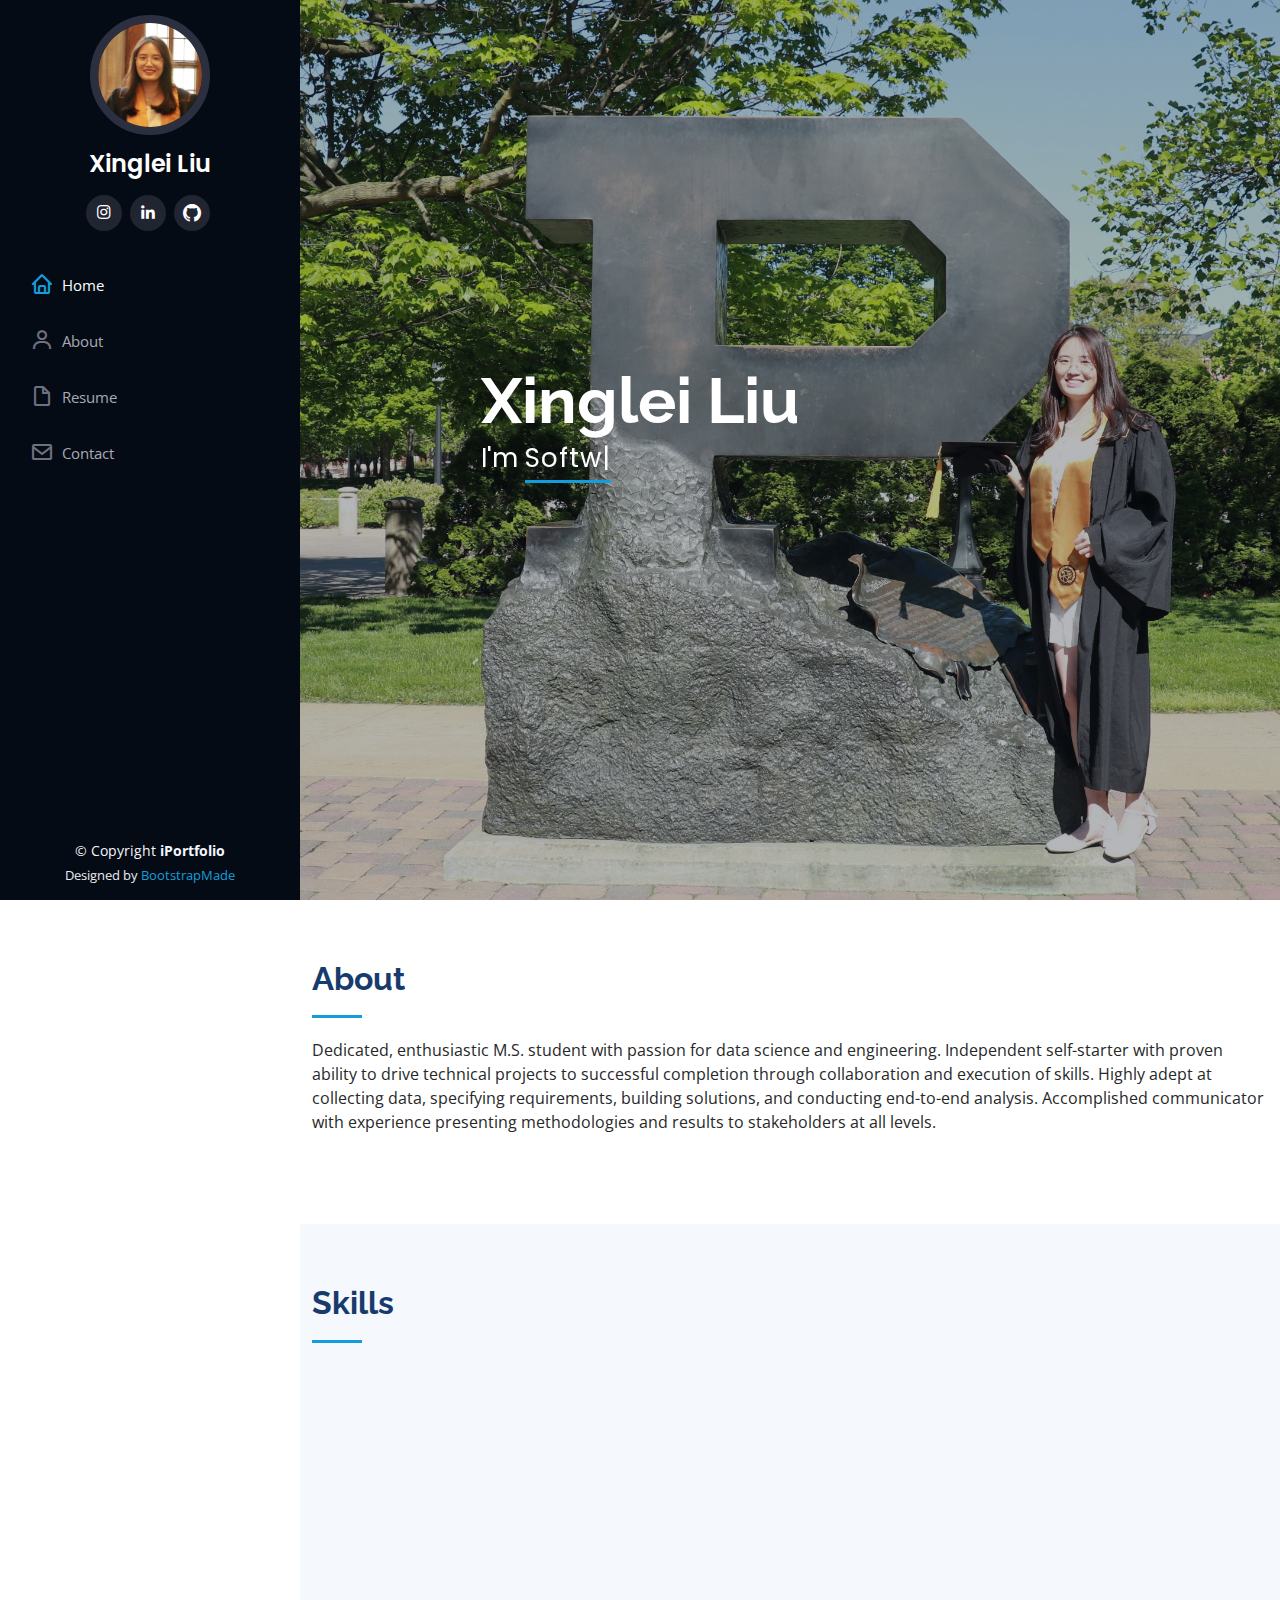
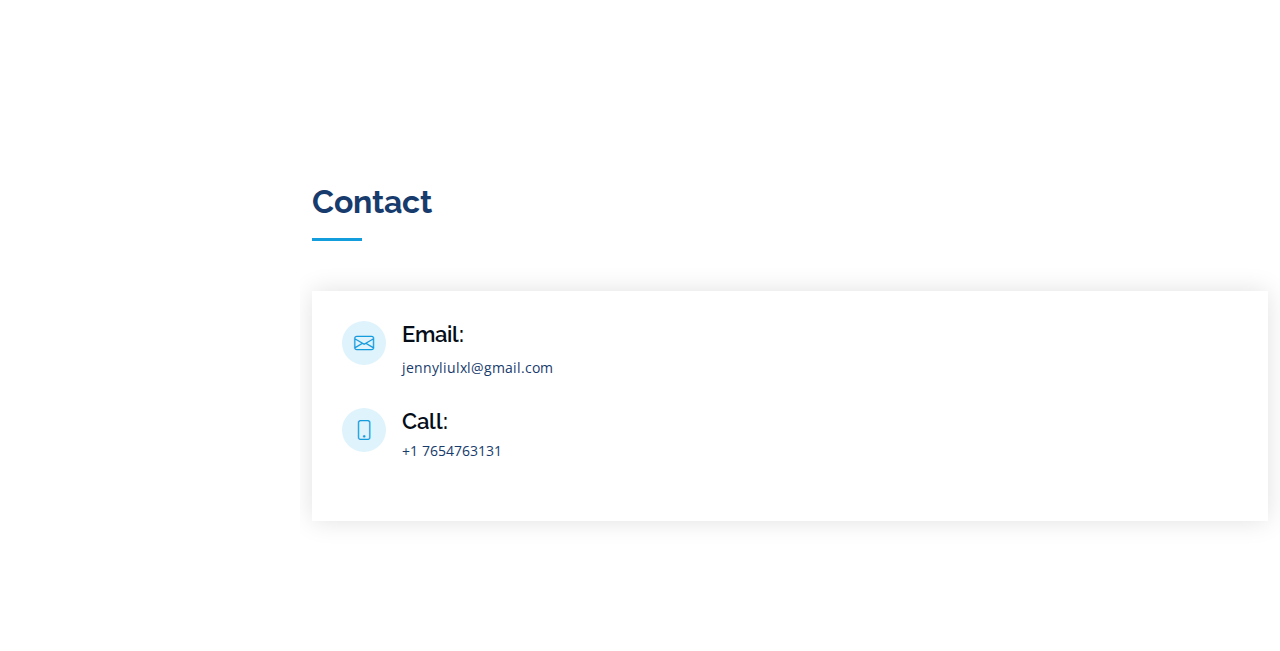
<file: index.html>
<!DOCTYPE html>
<html lang="en">

<head>
  <meta charset="utf-8">
  <meta content="width=device-width, initial-scale=1.0" name="viewport">

  <title>Xinglei Liu's Personal Website</title>
  <meta content="" name="description">
  <meta content="" name="keywords">

  <!-- Favicons -->
  <link href="assets/img/favicon.png" rel="icon">
  <link href="assets/img/apple-touch-icon.png" rel="apple-touch-icon">

  <!-- Google Fonts -->
  <link href="https://fonts.googleapis.com/css?family=Open+Sans:300,300i,400,400i,600,600i,700,700i|Raleway:300,300i,400,400i,500,500i,600,600i,700,700i|Poppins:300,300i,400,400i,500,500i,600,600i,700,700i" rel="stylesheet">

  <!-- Vendor CSS Files -->
  <link href="assets/vendor/aos/aos.css" rel="stylesheet">
  <link href="assets/vendor/bootstrap/css/bootstrap.min.css" rel="stylesheet">
  <link href="assets/vendor/bootstrap-icons/bootstrap-icons.css" rel="stylesheet">
  <link href="assets/vendor/boxicons/css/boxicons.min.css" rel="stylesheet">
  <link href="assets/vendor/glightbox/css/glightbox.min.css" rel="stylesheet">
  <link href="assets/vendor/swiper/swiper-bundle.min.css" rel="stylesheet">

  <!-- Template Main CSS File -->
  <link href="assets/css/style.css" rel="stylesheet">

  <!-- =======================================================
  * Template Name: iPortfolio - v3.9.0
  * Template URL: https://bootstrapmade.com/iportfolio-bootstrap-portfolio-websites-template/
  * Author: BootstrapMade.com
  * License: https://bootstrapmade.com/license/
  ======================================================== -->
</head>

<body>

  <!-- ======= Mobile nav toggle button ======= -->
  <i class="bi bi-list mobile-nav-toggle d-xl-none"></i>

  <!-- ======= Header ======= -->
  <header id="header">
    <div class="d-flex flex-column">

      <div class="profile">
        <img src="assets/img/profile.jpeg" alt="" class="img-fluid rounded-circle">
        <h1 class="text-light"><a href="index.html">Xinglei Liu</a></h1>
        <div class="social-links mt-3 text-center">
          <a href="https://www.instagram.com/jennyliulxl/" class="instagram"><i class="bx bxl-instagram"></i></a>
          <a href="https://www.linkedin.com/in/xinglei-liu-02008b205/" class="linkedin"><i class="bx bxl-linkedin"></i></a>
          <a href="https://github.com/xingleiliu" class="github"><i class="bx bi-github"></i></a>
        </div>
      </div>

      <nav id="navbar" class="nav-menu navbar">
        <ul>
          <li><a href="#hero" class="nav-link scrollto active"><i class="bx bx-home"></i> <span>Home</span></a></li>
          <li><a href="#about" class="nav-link scrollto"><i class="bx bx-user"></i> <span>About</span></a></li>
          <li><a href="#resume" class="nav-link scrollto"><i class="bx bx-file-blank"></i> <span>Resume</span></a></li>
          <!-- <li><a href="#portfolio" class="nav-link scrollto"><i class="bx bx-book-content"></i> <span>Portfolio</span></a></li> -->
          <!-- <li><a href="#services" class="nav-link scrollto"><i class="bx bx-server"></i> <span>Services</span></a></li> -->
          <li><a href="#contact" class="nav-link scrollto"><i class="bx bx-envelope"></i> <span>Contact</span></a></li>
        </ul>
      </nav><!-- .nav-menu -->
    </div>
  </header><!-- End Header -->

  <!-- ======= Hero Section ======= -->
  <section id="hero" class="d-flex flex-column justify-content-center align-items-center">
    <div class="hero-container" data-aos="fade-in">
      <h1>Xinglei Liu</h1>
      <p>I'm <span class="typed" data-typed-items="Software Engineer, Web Developer, Data Scientist"></span></p>
    </div>
  </section><!-- End Hero -->

  <main id="main">

    <!-- ======= About Section ======= -->
    <section id="about" class="about">
      <div class="container">

        <div class="section-title">
          <h2>About</h2>
          <p>Dedicated, enthusiastic M.S. student with passion for data science and engineering. Independent self-starter with proven ability to drive technical projects to successful completion through collaboration and execution of skills. Highly adept at collecting data, specifying requirements, building solutions, and conducting end-to-end analysis. Accomplished communicator with experience presenting methodologies and results to stakeholders at all levels.</p>
        </div>

        <!-- <div class="row">
          <div class="col-lg-4" data-aos="fade-right">
            <img src="assets/img/profile-img.jpg" class="img-fluid" alt="">
          </div>
          <div class="col-lg-8 pt-4 pt-lg-0 content" data-aos="fade-left">
            <h3>UI/UX Designer &amp; Web Developer.</h3>
            <p class="fst-italic">
              Lorem ipsum dolor sit amet, consectetur adipiscing elit, sed do eiusmod tempor incididunt ut labore et dolore
              magna aliqua.
            </p>
            <div class="row">
              <div class="col-lg-6">
                <ul>
                  <li><i class="bi bi-chevron-right"></i> <strong>Birthday:</strong> <span>1 May 1995</span></li>
                  <li><i class="bi bi-chevron-right"></i> <strong>Website:</strong> <span>www.example.com</span></li>
                  <li><i class="bi bi-chevron-right"></i> <strong>Phone:</strong> <span>+123 456 7890</span></li>
                  <li><i class="bi bi-chevron-right"></i> <strong>City:</strong> <span>New York, USA</span></li>
                </ul>
              </div>
              <div class="col-lg-6">
                <ul>
                  <li><i class="bi bi-chevron-right"></i> <strong>Age:</strong> <span>30</span></li>
                  <li><i class="bi bi-chevron-right"></i> <strong>Degree:</strong> <span>Master</span></li>
                  <li><i class="bi bi-chevron-right"></i> <strong>PhEmailone:</strong> <span>email@example.com</span></li>
                  <li><i class="bi bi-chevron-right"></i> <strong>Freelance:</strong> <span>Available</span></li>
                </ul>
              </div>
            </div>
            <p>
              Officiis eligendi itaque labore et dolorum mollitia officiis optio vero. Quisquam sunt adipisci omnis et ut. Nulla accusantium dolor incidunt officia tempore. Et eius omnis.
              Cupiditate ut dicta maxime officiis quidem quia. Sed et consectetur qui quia repellendus itaque neque. Aliquid amet quidem ut quaerat cupiditate. Ab et eum qui repellendus omnis culpa magni laudantium dolores.
            </p>
          </div>
        </div>

      </div> -->
    </section><!-- End About Section -->

    <!-- ======= Facts Section ======= -->
    <!-- <section id="facts" class="facts">
      <div class="container">

        <div class="section-title">
          <h2>Facts</h2>
          <p>Magnam dolores commodi suscipit. Necessitatibus eius consequatur ex aliquid fuga eum quidem. Sit sint consectetur velit. Quisquam quos quisquam cupiditate. Et nemo qui impedit suscipit alias ea. Quia fugiat sit in iste officiis commodi quidem hic quas.</p>
        </div>

        <div class="row no-gutters">

          <div class="col-lg-3 col-md-6 d-md-flex align-items-md-stretch" data-aos="fade-up">
            <div class="count-box">
              <i class="bi bi-emoji-smile"></i>
              <span data-purecounter-start="0" data-purecounter-end="232" data-purecounter-duration="1" class="purecounter"></span>
              <p><strong>Happy Clients</strong> consequuntur quae</p>
            </div>
          </div>

          <div class="col-lg-3 col-md-6 d-md-flex align-items-md-stretch" data-aos="fade-up" data-aos-delay="100">
            <div class="count-box">
              <i class="bi bi-journal-richtext"></i>
              <span data-purecounter-start="0" data-purecounter-end="521" data-purecounter-duration="1" class="purecounter"></span>
              <p><strong>Projects</strong> adipisci atque cum quia aut</p>
            </div>
          </div>

          <div class="col-lg-3 col-md-6 d-md-flex align-items-md-stretch" data-aos="fade-up" data-aos-delay="200">
            <div class="count-box">
              <i class="bi bi-headset"></i>
              <span data-purecounter-start="0" data-purecounter-end="1453" data-purecounter-duration="1" class="purecounter"></span>
              <p><strong>Hours Of Support</strong> aut commodi quaerat</p>
            </div>
          </div>

          <div class="col-lg-3 col-md-6 d-md-flex align-items-md-stretch" data-aos="fade-up" data-aos-delay="300">
            <div class="count-box">
              <i class="bi bi-people"></i>
              <span data-purecounter-start="0" data-purecounter-end="32" data-purecounter-duration="1" class="purecounter"></span>
              <p><strong>Hard Workers</strong> rerum asperiores dolor</p>
            </div>
          </div>

        </div>

      </div> -->
    </section><!-- End Facts Section -->

    <!-- ======= Skills Section ======= -->
    <section id="skills" class="skills section-bg">
      <div class="container">

        <div class="section-title">
          <h2>Skills</h2>
          <!-- <p>Magnam dolores commodi suscipit. Necessitatibus eius consequatur ex aliquid fuga eum quidem. Sit sint consectetur velit. Quisquam quos quisquam cupiditate. Et nemo qui impedit suscipit alias ea. Quia fugiat sit in iste officiis commodi quidem hic quas.</p> -->
        </div>

        <div class="row skills-content">

          <div class="col-lg-6" data-aos="fade-up">

            <div class="progress">
              <span class="skill">Python <i class="val">90%</i></span>
              <div class="progress-bar-wrap">
                <div class="progress-bar" role="progressbar" aria-valuenow="90" aria-valuemin="0" aria-valuemax="100"></div>
              </div>
            </div>

            <div class="progress">
              <span class="skill">SQL <i class="val">90%</i></span>
              <div class="progress-bar-wrap">
                <div class="progress-bar" role="progressbar" aria-valuenow="90" aria-valuemin="0" aria-valuemax="100"></div>
              </div>
            </div>

            <div class="progress">
              <span class="skill">HTML <i class="val">75%</i></span>
              <div class="progress-bar-wrap">
                <div class="progress-bar" role="progressbar" aria-valuenow="75" aria-valuemin="0" aria-valuemax="100"></div>
              </div>
            </div>

          </div>

          <div class="col-lg-6" data-aos="fade-up" data-aos-delay="100">

            <div class="progress">
              <span class="skill">Machine Learning <i class="val">80%</i></span>
              <div class="progress-bar-wrap">
                <div class="progress-bar" role="progressbar" aria-valuenow="80" aria-valuemin="0" aria-valuemax="100"></div>
              </div>
            </div>

            <div class="progress">
              <span class="skill">Spark <i class="val">75%</i></span>
              <div class="progress-bar-wrap">
                <div class="progress-bar" role="progressbar" aria-valuenow="75" aria-valuemin="0" aria-valuemax="100"></div>
              </div>
            </div>

            <div class="progress">
              <span class="skill">Java <i class="val">65%</i></span>
              <div class="progress-bar-wrap">
                <div class="progress-bar" role="progressbar" aria-valuenow="65" aria-valuemin="0" aria-valuemax="100"></div>
              </div>
            </div>

          </div>

        </div>

      </div>
    </section><!-- End Skills Section -->

    <!-- ======= Resume Section ======= -->
    <section id="resume" class="resume">
      <div class="container">

        <div class="section-title">
          <h2>Resume</h2>
          <!-- <p>Magnam dolores commodi suscipit. Necessitatibus eius consequatur ex aliquid fuga eum quidem. Sit sint consectetur velit. Quisquam quos quisquam cupiditate. Et nemo qui impedit suscipit alias ea. Quia fugiat sit in iste officiis commodi quidem hic quas.</p> -->
        </div>

        <div class="row">
          <div class="col-lg-6" data-aos="fade-up">
            <h3 class="resume-title">Professional Experience</h3>
            <div class="resume-item pb-0">
              <h4>Machine Learning Research Intern</h4>
              <h5>2023 - Present</h5>
              <p><em>Tenvos Inc., West Sacramento, CA</em></p>
              <p><em>Collected, processed, and analyzed audio data, performed feature engineering, and built machine learning models. </em></p>
              <ul>
                <li>Extracted and evaluated acoustic features from 15,000+ diverse audio files, conducted statistical tests, and visualized results, enhancing model interpretability and delivering insights to customers</li>
                <li>Built an automatic pipeline for audio data preprocessing, integrating transcription, speaker diarization, segmentation, and alignment, resulting in a 75% reduction in data processing time</li>
              </ul>
            </div>
            <div class="resume-item pb-0">
              <h4>Software Engineering Intern</h4>
              <h5>2019</h5>
              <p><em>Yiheng Information Co. Ltd., Shanghai, China</em></p>
              <p><em>Trained machine learning model and utilized Flask to create corresponding web API. Built regression model to predict stock prices of listed companies and designed algorithm to detect peaks and valleys. </em></p>
              <ul>
                <li>Enhanced search process by building machine learning model to generate abbreviations from company names</li>
                <li>Designed finance model to predict stock prices of listed companies and select promising stocks</li>
              </ul>
            </div>

            <h3 class="resume-title">Awards</h3>
            <div class="resume-item pb-0">
              <h4><a href="https://github.com/xingleiliu/Parking-Queen">ATHENAHACKS 2022 BEST HACK IN FINANCE</a></h4>
              <h5>2022</h5>
              <p><em>Created a web application that helps tourists and LA residents to park easier with rates and time filters at an input destination.</em></p>
              <ul>
                <li>Utilized real-time parking data and merged it with a fixed dataset of meter locations</li>
                <li>Developed a user-friendly interface with a search bar to input destinations and utilized the Google Map API to convert them to coordinates</li>
              </ul>
            </div>

            <h3 class="resume-title">Education</h3>
            <div class="resume-item">
              <h4>Master of Science &amp; Applied Data Science</h4>
              <h5>2021 - 2023</h5>
              <p><em>University of Southern California, Los Angeles, CA</em></p>
              <!-- <p>Qui deserunt veniam. Et sed aliquam labore tempore sed quisquam iusto autem sit. Ea vero voluptatum qui ut dignissimos deleniti nerada porti sand markend</p> -->
            </div>
            <div class="resume-item">
              <h4>Bachelor of Science &amp; Computer Science & Data Science</h4>
              <h5>2017 - 2021</h5>
              <p><em>Purdue University, West Lafayette, IN</em></p>
              <!-- <p>Quia nobis sequi est occaecati aut. Repudiandae et iusto quae reiciendis et quis Eius vel ratione eius unde vitae rerum voluptates asperiores voluptatem Earum molestiae consequatur neque etlon sader mart dila</p> -->
            </div>
          </div>
          <div class="col-lg-6" data-aos="fade-up" data-aos-delay="100">
            <h3 class="resume-title">Academic Projects</h3>
            <div class="resume-item">
              <h4><a href="https://colab.research.google.com/drive/1FU9qGryf-ARunnCWWrPMaw9nFATF46cK?usp=sharing">NAME ENTITY RECOGNITION PROJECT</a></h4>
              <h5>2023</h5>
              <p><em>Built a bidirectional LSTM model to recognize name entities with 90.8% F1 score.</em></p>
              <ul>
                <li>Designed and implemented bidirectional LSTM model structure to predict NER tags and wrote code for training and validation using PyTorch</li>
                <li>Achieved 20% improvement in model accuracy by optimizing hyperparameters, implementing cyclic learning rate scheduler, and using GloVe embeddings with boolean masks to handle case-insensitivity</li>
              </ul>
            </div>
            <div class="resume-item">
              <h4><a href="https://csci571-hw8-353523.wl.r.appspot.com/">ARTIST SEARCH WEB APPLICATION PROJECT</a></h4>
              <h5>2022</h5>
              <p><em>Created a full-stack web application that allows its users to search for artists and explore artists details, artworks, and artwork genres.</em></p>
              <ul>
                <li>Implemented backend using Node.js and Express framework</li>
                <li>Created responsive, mobile-first frontend using Angular, TypeScript, and Bootstrap</li>
              </ul>
            </div>
            <!-- <div class="resume-item">
              <h4><a href="https://github.com/xingleiliu/Parking-Queen">PARKING QUEEN | ATHENAHACKS 2022</a></h4>
              <h5>2022</h5>
              <p><em>Created a web application that helps tourists and LA residents to park easier with rates and time filters at an input destination.</em></p>
              <ul>
                <li>Utilized real-time parking data and merged it with a fixed dataset of meter locations</li>
                <li>Developed a user-friendly interface with a search bar to input destinations and utilized the Google Map API to convert them to coordinates</li>
              </ul>
            </div> -->
            <div class="resume-item">
              <h4><a href="https://github.com/xingleiliu/DSCI558-Project">JOB POSTING KNOWLEDGE GRAPH PROJECT</a></h4>
              <h5>2022</h5>
              <p><em>Built a job search web application to facilitate our job seeking process by building connections between jobs and companies and gather as much diverse information.</em></p>
              <ul>
                <li>Crawled 10,000+ pages from three different websites and improved crawling efficiency by multi-threading</li>
                <li>Implemented rule-based information extraction using spaCy to and deduplicated entities using rltk</li>
              </ul>
            </div>
            <!-- https://github.com/xingleiliu/DSCI558-Project -->
            <div class="resume-item">
              <h4><a href="https://drive.google.com/file/d/1wUwoygsn-aMsBs09oxdBcVO7Sga_WWkZ/view?usp=sharing">FARFETCH IMAGE CAPTIONING PROJECT</a></h4>
              <h5>2021</h5>
              <p><em>Purdue University, West Lafayette, IN</em></p>
              <p><em>Created ResNext machine learning model to generate labels with descriptions from fashion images, in partnership with client Farfetch. Interpreted data, evaluated models, and presented final model design and results.</em></p>
              <ul>
                <li>Preprocessed and transformed image data and loaded to machine learning model for training</li>
                <li>Identified two bugs and performed debugging steps in collaboration with team members</li>
                <li>Implemented regular batch submission and checkpoint saving steps to reduce model training time</li>
              </ul>
            </div>
          </div>
        </div>

      </div>
    </section><!-- End Resume Section -->

    <!-- ======= Portfolio Section ======= -->
    <!-- <section id="portfolio" class="portfolio section-bg">
      <div class="container">

        <div class="section-title">
          <h2>Portfolio</h2>
          <p>Magnam dolores commodi suscipit. Necessitatibus eius consequatur ex aliquid fuga eum quidem. Sit sint consectetur velit. Quisquam quos quisquam cupiditate. Et nemo qui impedit suscipit alias ea. Quia fugiat sit in iste officiis commodi quidem hic quas.</p>
        </div>

        <div class="row" data-aos="fade-up">
          <div class="col-lg-12 d-flex justify-content-center">
            <ul id="portfolio-flters">
              <li data-filter="*" class="filter-active">All</li>
              <li data-filter=".filter-app">App</li>
              <li data-filter=".filter-card">Card</li>
              <li data-filter=".filter-web">Web</li>
            </ul>
          </div>
        </div>

        <div class="row portfolio-container" data-aos="fade-up" data-aos-delay="100">

          <div class="col-lg-4 col-md-6 portfolio-item filter-app">
            <div class="portfolio-wrap">
              <img src="assets/img/portfolio/portfolio-1.jpg" class="img-fluid" alt="">
              <div class="portfolio-links">
                <a href="assets/img/portfolio/portfolio-1.jpg" data-gallery="portfolioGallery" class="portfolio-lightbox" title="App 1"><i class="bx bx-plus"></i></a>
                <a href="portfolio-details.html" title="More Details"><i class="bx bx-link"></i></a>
              </div>
            </div>
          </div>

          <div class="col-lg-4 col-md-6 portfolio-item filter-web">
            <div class="portfolio-wrap">
              <img src="assets/img/portfolio/portfolio-2.jpg" class="img-fluid" alt="">
              <div class="portfolio-links">
                <a href="assets/img/portfolio/portfolio-2.jpg" data-gallery="portfolioGallery" class="portfolio-lightbox" title="Web 3"><i class="bx bx-plus"></i></a>
                <a href="portfolio-details.html" title="More Details"><i class="bx bx-link"></i></a>
              </div>
            </div>
          </div>

          <div class="col-lg-4 col-md-6 portfolio-item filter-app">
            <div class="portfolio-wrap">
              <img src="assets/img/portfolio/portfolio-3.jpg" class="img-fluid" alt="">
              <div class="portfolio-links">
                <a href="assets/img/portfolio/portfolio-3.jpg" data-gallery="portfolioGallery" class="portfolio-lightbox" title="App 2"><i class="bx bx-plus"></i></a>
                <a href="portfolio-details.html" title="More Details"><i class="bx bx-link"></i></a>
              </div>
            </div>
          </div>

          <div class="col-lg-4 col-md-6 portfolio-item filter-card">
            <div class="portfolio-wrap">
              <img src="assets/img/portfolio/portfolio-4.jpg" class="img-fluid" alt="">
              <div class="portfolio-links">
                <a href="assets/img/portfolio/portfolio-4.jpg" data-gallery="portfolioGallery" class="portfolio-lightbox" title="Card 2"><i class="bx bx-plus"></i></a>
                <a href="portfolio-details.html" title="More Details"><i class="bx bx-link"></i></a>
              </div>
            </div>
          </div>

          <div class="col-lg-4 col-md-6 portfolio-item filter-web">
            <div class="portfolio-wrap">
              <img src="assets/img/portfolio/portfolio-5.jpg" class="img-fluid" alt="">
              <div class="portfolio-links">
                <a href="assets/img/portfolio/portfolio-5.jpg" data-gallery="portfolioGallery" class="portfolio-lightbox" title="Web 2"><i class="bx bx-plus"></i></a>
                <a href="portfolio-details.html" title="More Details"><i class="bx bx-link"></i></a>
              </div>
            </div>
          </div>

          <div class="col-lg-4 col-md-6 portfolio-item filter-app">
            <div class="portfolio-wrap">
              <img src="assets/img/portfolio/portfolio-6.jpg" class="img-fluid" alt="">
              <div class="portfolio-links">
                <a href="assets/img/portfolio/portfolio-6.jpg" data-gallery="portfolioGallery" class="portfolio-lightbox" title="App 3"><i class="bx bx-plus"></i></a>
                <a href="portfolio-details.html" title="More Details"><i class="bx bx-link"></i></a>
              </div>
            </div>
          </div>

          <div class="col-lg-4 col-md-6 portfolio-item filter-card">
            <div class="portfolio-wrap">
              <img src="assets/img/portfolio/portfolio-7.jpg" class="img-fluid" alt="">
              <div class="portfolio-links">
                <a href="assets/img/portfolio/portfolio-7.jpg" data-gallery="portfolioGallery" class="portfolio-lightbox" title="Card 1"><i class="bx bx-plus"></i></a>
                <a href="portfolio-details.html" title="More Details"><i class="bx bx-link"></i></a>
              </div>
            </div>
          </div>

          <div class="col-lg-4 col-md-6 portfolio-item filter-card">
            <div class="portfolio-wrap">
              <img src="assets/img/portfolio/portfolio-8.jpg" class="img-fluid" alt="">
              <div class="portfolio-links">
                <a href="assets/img/portfolio/portfolio-8.jpg" data-gallery="portfolioGallery" class="portfolio-lightbox" title="Card 3"><i class="bx bx-plus"></i></a>
                <a href="portfolio-details.html" title="More Details"><i class="bx bx-link"></i></a>
              </div>
            </div>
          </div>

          <div class="col-lg-4 col-md-6 portfolio-item filter-web">
            <div class="portfolio-wrap">
              <img src="assets/img/portfolio/portfolio-9.jpg" class="img-fluid" alt="">
              <div class="portfolio-links">
                <a href="assets/img/portfolio/portfolio-9.jpg" data-gallery="portfolioGallery" class="portfolio-lightbox" title="Web 3"><i class="bx bx-plus"></i></a>
                <a href="portfolio-details.html" title="More Details"><i class="bx bx-link"></i></a>
              </div>
            </div>
          </div>

        </div>

      </div> -->
    <!-- </section>End Portfolio Section -->

    <!-- ======= Services Section ======= -->
    <!-- <section id="services" class="services"> -->
      <!-- <div class="container">

        <div class="section-title">
          <h2>Services</h2>
          <p>Magnam dolores commodi suscipit. Necessitatibus eius consequatur ex aliquid fuga eum quidem. Sit sint consectetur velit. Quisquam quos quisquam cupiditate. Et nemo qui impedit suscipit alias ea. Quia fugiat sit in iste officiis commodi quidem hic quas.</p>
        </div>

        <div class="row">
          <div class="col-lg-4 col-md-6 icon-box" data-aos="fade-up">
            <div class="icon"><i class="bi bi-briefcase"></i></div>
            <h4 class="title"><a href="">Lorem Ipsum</a></h4>
            <p class="description">Voluptatum deleniti atque corrupti quos dolores et quas molestias excepturi sint occaecati cupiditate non provident</p>
          </div>
          <div class="col-lg-4 col-md-6 icon-box" data-aos="fade-up" data-aos-delay="100">
            <div class="icon"><i class="bi bi-card-checklist"></i></div>
            <h4 class="title"><a href="">Dolor Sitema</a></h4>
            <p class="description">Minim veniam, quis nostrud exercitation ullamco laboris nisi ut aliquip ex ea commodo consequat tarad limino ata</p>
          </div>
          <div class="col-lg-4 col-md-6 icon-box" data-aos="fade-up" data-aos-delay="200">
            <div class="icon"><i class="bi bi-bar-chart"></i></div>
            <h4 class="title"><a href="">Sed ut perspiciatis</a></h4>
            <p class="description">Duis aute irure dolor in reprehenderit in voluptate velit esse cillum dolore eu fugiat nulla pariatur</p>
          </div>
          <div class="col-lg-4 col-md-6 icon-box" data-aos="fade-up" data-aos-delay="300">
            <div class="icon"><i class="bi bi-binoculars"></i></div>
            <h4 class="title"><a href="">Magni Dolores</a></h4>
            <p class="description">Excepteur sint occaecat cupidatat non proident, sunt in culpa qui officia deserunt mollit anim id est laborum</p>
          </div>
          <div class="col-lg-4 col-md-6 icon-box" data-aos="fade-up" data-aos-delay="400">
            <div class="icon"><i class="bi bi-brightness-high"></i></div>
            <h4 class="title"><a href="">Nemo Enim</a></h4>
            <p class="description">At vero eos et accusamus et iusto odio dignissimos ducimus qui blanditiis praesentium voluptatum deleniti atque</p>
          </div>
          <div class="col-lg-4 col-md-6 icon-box" data-aos="fade-up" data-aos-delay="500">
            <div class="icon"><i class="bi bi-calendar4-week"></i></div>
            <h4 class="title"><a href="">Eiusmod Tempor</a></h4>
            <p class="description">Et harum quidem rerum facilis est et expedita distinctio. Nam libero tempore, cum soluta nobis est eligendi</p>
          </div>
        </div>

      </div> -->
    <!-- </section>End Services Section -->

    <!-- ======= Testimonials Section ======= -->
    <!-- <section id="testimonials" class="testimonials section-bg"> -->
      <!-- <div class="container">

        <div class="section-title">
          <h2>Testimonials</h2>
          <p>Magnam dolores commodi suscipit. Necessitatibus eius consequatur ex aliquid fuga eum quidem. Sit sint consectetur velit. Quisquam quos quisquam cupiditate. Et nemo qui impedit suscipit alias ea. Quia fugiat sit in iste officiis commodi quidem hic quas.</p>
        </div>

        <div class="testimonials-slider swiper" data-aos="fade-up" data-aos-delay="100">
          <div class="swiper-wrapper">

            <div class="swiper-slide">
              <div class="testimonial-item" data-aos="fade-up">
                <p>
                  <i class="bx bxs-quote-alt-left quote-icon-left"></i>
                  Proin iaculis purus consequat sem cure digni ssim donec porttitora entum suscipit rhoncus. Accusantium quam, ultricies eget id, aliquam eget nibh et. Maecen aliquam, risus at semper.
                  <i class="bx bxs-quote-alt-right quote-icon-right"></i>
                </p>
                <img src="assets/img/testimonials/testimonials-1.jpg" class="testimonial-img" alt="">
                <h3>Saul Goodman</h3>
                <h4>Ceo &amp; Founder</h4>
              </div>
            </div>

            <div class="swiper-slide">
              <div class="testimonial-item" data-aos="fade-up" data-aos-delay="100">
                <p>
                  <i class="bx bxs-quote-alt-left quote-icon-left"></i>
                  Export tempor illum tamen malis malis eram quae irure esse labore quem cillum quid cillum eram malis quorum velit fore eram velit sunt aliqua noster fugiat irure amet legam anim culpa.
                  <i class="bx bxs-quote-alt-right quote-icon-right"></i>
                </p>
                <img src="assets/img/testimonials/testimonials-2.jpg" class="testimonial-img" alt="">
                <h3>Sara Wilsson</h3>
                <h4>Designer</h4>
              </div>
            </div>

            <div class="swiper-slide">
              <div class="testimonial-item" data-aos="fade-up" data-aos-delay="200">
                <p>
                  <i class="bx bxs-quote-alt-left quote-icon-left"></i>
                  Enim nisi quem export duis labore cillum quae magna enim sint quorum nulla quem veniam duis minim tempor labore quem eram duis noster aute amet eram fore quis sint minim.
                  <i class="bx bxs-quote-alt-right quote-icon-right"></i>
                </p>
                <img src="assets/img/testimonials/testimonials-3.jpg" class="testimonial-img" alt="">
                <h3>Jena Karlis</h3>
                <h4>Store Owner</h4>
              </div>
            </div>

            <div class="swiper-slide">
              <div class="testimonial-item" data-aos="fade-up" data-aos-delay="300">
                <p>
                  <i class="bx bxs-quote-alt-left quote-icon-left"></i>
                  Fugiat enim eram quae cillum dolore dolor amet nulla culpa multos export minim fugiat minim velit minim dolor enim duis veniam ipsum anim magna sunt elit fore quem dolore labore illum veniam.
                  <i class="bx bxs-quote-alt-right quote-icon-right"></i>
                </p>
                <img src="assets/img/testimonials/testimonials-4.jpg" class="testimonial-img" alt="">
                <h3>Matt Brandon</h3>
                <h4>Freelancer</h4>
              </div>
            </div>

            <div class="swiper-slide">
              <div class="testimonial-item" data-aos="fade-up" data-aos-delay="400">
                <p>
                  <i class="bx bxs-quote-alt-left quote-icon-left"></i>
                  Quis quorum aliqua sint quem legam fore sunt eram irure aliqua veniam tempor noster veniam enim culpa labore duis sunt culpa nulla illum cillum fugiat legam esse veniam culpa fore nisi cillum quid.
                  <i class="bx bxs-quote-alt-right quote-icon-right"></i>
                </p>
                <img src="assets/img/testimonials/testimonials-5.jpg" class="testimonial-img" alt="">
                <h3>John Larson</h3>
                <h4>Entrepreneur</h4>
              </div>
            </div>

          </div>
          <div class="swiper-pagination"></div>
        </div>

      </div> -->
    <!-- </section>End Testimonials Section -->

    <!-- ======= Contact Section ======= -->
    <section id="contact" class="contact">
      <div class="container">

        <div class="section-title">
          <h2>Contact</h2>
          <!-- <p>Magnam dolores commodi suscipit. Necessitatibus eius consequatur ex aliquid fuga eum quidem. Sit sint consectetur velit. Quisquam quos quisquam cupiditate. Et nemo qui impedit suscipit alias ea. Quia fugiat sit in iste officiis commodi quidem hic quas.</p> -->
        </div>
        <div class="d-flex align-items-stretch">
          <div class="info">
            <!-- <div class="address">
              <i class="bi bi-geo-alt"></i>
              <h4>Location:</h4>
              <p>A108 Adam Street, New York, NY 535022</p>
            </div> -->

            <div class="email">
              <i class="bi bi-envelope"></i>
              <h4>Email:</h4>
              <p>jennyliulxl@gmail.com</p>
            </div>

            <div class="phone">
              <i class="bi bi-phone"></i>
              <h4>Call:</h4>
              <p>+1 7654763131</p>
            </div>
          </div>
        </div>


        <!-- <div class="row" data-aos="fade-in">

          <div class="col-lg-5 d-flex align-items-stretch">
            <div class="info">
              <div class="address">
                <i class="bi bi-geo-alt"></i>
                <h4>Location:</h4>
                <p>A108 Adam Street, New York, NY 535022</p>
              </div>

              <div class="email">
                <i class="bi bi-envelope"></i>
                <h4>Email:</h4>
                <p>xingleil@usc.edu</p>
              </div>

              <div class="phone">
                <i class="bi bi-phone"></i>
                <h4>Call:</h4>
                <p>+1 7654763131</p>
              </div>

              <iframe src="https://www.google.com/maps/embed?pb=!1m14!1m8!1m3!1d12097.433213460943!2d-74.0062269!3d40.7101282!3m2!1i1024!2i768!4f13.1!3m3!1m2!1s0x0%3A0xb89d1fe6bc499443!2sDowntown+Conference+Center!5e0!3m2!1smk!2sbg!4v1539943755621" frameborder="0" style="border:0; width: 100%; height: 290px;" allowfullscreen></iframe>
            </div>

          </div> -->

          <!-- <div class="col-lg-7 mt-5 mt-lg-0 d-flex align-items-stretch">
            <form action="forms/contact.php" method="post" role="form" class="php-email-form">
              <div class="row">
                <div class="form-group col-md-6">
                  <label for="name">Your Name</label>
                  <input type="text" name="name" class="form-control" id="name" required>
                </div>
                <div class="form-group col-md-6">
                  <label for="name">Your Email</label>
                  <input type="email" class="form-control" name="email" id="email" required>
                </div>
              </div>
              <div class="form-group">
                <label for="name">Subject</label>
                <input type="text" class="form-control" name="subject" id="subject" required>
              </div>
              <div class="form-group">
                <label for="name">Message</label>
                <textarea class="form-control" name="message" rows="10" required></textarea>
              </div>
              <div class="my-3">
                <div class="loading">Loading</div>
                <div class="error-message"></div>
                <div class="sent-message">Your message has been sent. Thank you!</div>
              </div>
              <div class="text-center"><button type="submit">Send Message</button></div>
            </form>
          </div>

        </div>

      </div> -->
    </section><!-- End Contact Section -->

  </main><!-- End #main -->

  <!-- ======= Footer ======= -->
  <footer id="footer">
    <div class="container">
      <div class="copyright">
        &copy; Copyright <strong><span>iPortfolio</span></strong>
      </div>
      <div class="credits">
        <!-- All the links in the footer should remain intact. -->
        <!-- You can delete the links only if you purchased the pro version. -->
        <!-- Licensing information: https://bootstrapmade.com/license/ -->
        <!-- Purchase the pro version with working PHP/AJAX contact form: https://bootstrapmade.com/iportfolio-bootstrap-portfolio-websites-template/ -->
        Designed by <a href="https://bootstrapmade.com/">BootstrapMade</a>
      </div>
    </div>
  </footer><!-- End  Footer -->

  <a href="#" class="back-to-top d-flex align-items-center justify-content-center"><i class="bi bi-arrow-up-short"></i></a>

  <!-- Vendor JS Files -->
  <script src="assets/vendor/purecounter/purecounter_vanilla.js"></script>
  <script src="assets/vendor/aos/aos.js"></script>
  <script src="assets/vendor/bootstrap/js/bootstrap.bundle.min.js"></script>
  <script src="assets/vendor/glightbox/js/glightbox.min.js"></script>
  <script src="assets/vendor/isotope-layout/isotope.pkgd.min.js"></script>
  <script src="assets/vendor/swiper/swiper-bundle.min.js"></script>
  <script src="assets/vendor/typed.js/typed.min.js"></script>
  <script src="assets/vendor/waypoints/noframework.waypoints.js"></script>
  <script src="assets/vendor/php-email-form/validate.js"></script>

  <!-- Template Main JS File -->
  <script src="assets/js/main.js"></script>

</body>

</html>
</file>
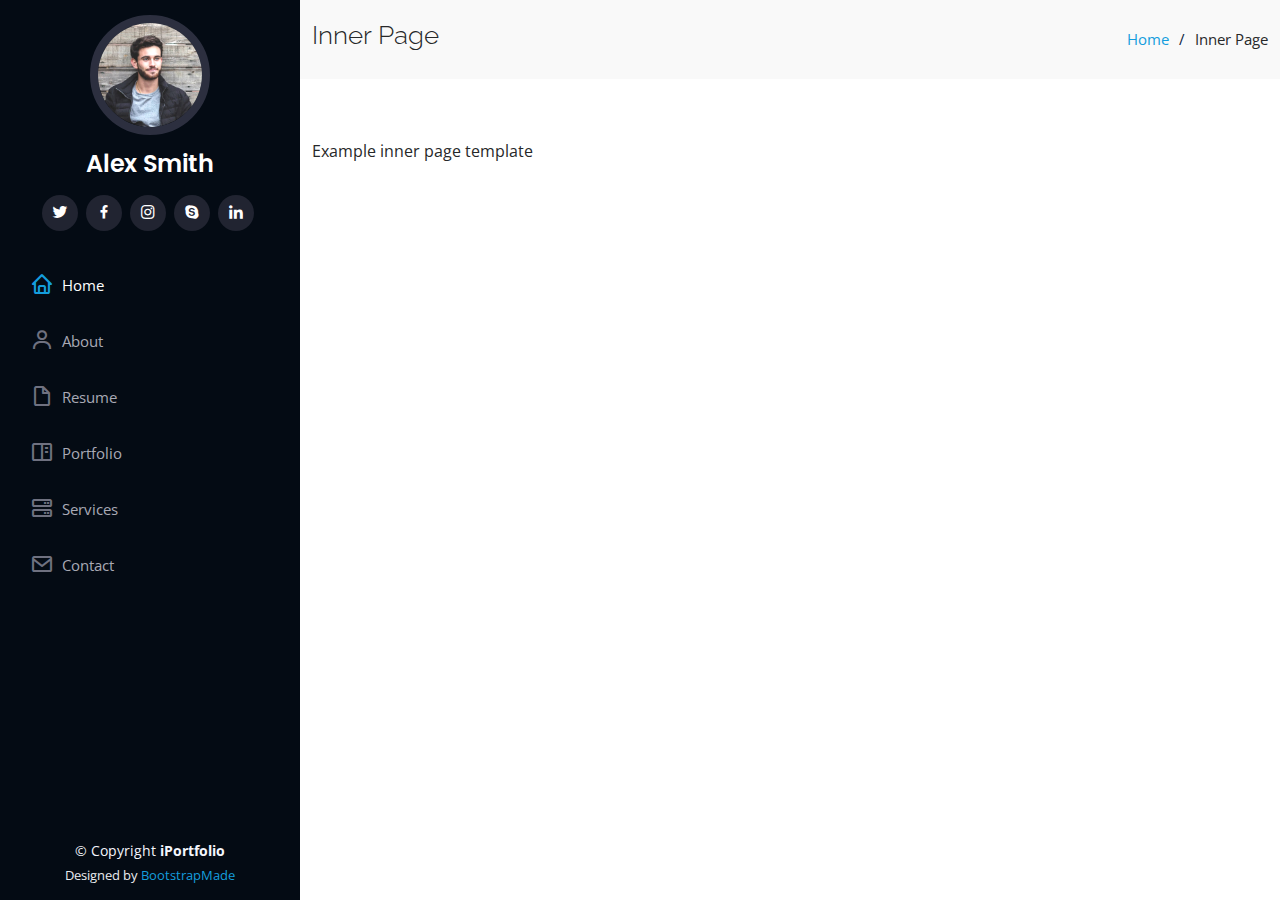
<file: inner-page.html>
<!DOCTYPE html>
<html lang="en">

<head>
  <meta charset="utf-8">
  <meta content="width=device-width, initial-scale=1.0" name="viewport">

  <title>Inner Page - iPortfolio Bootstrap Template</title>
  <meta content="" name="description">
  <meta content="" name="keywords">

  <!-- Favicons -->
  <link href="assets/img/favicon.png" rel="icon">
  <link href="assets/img/apple-touch-icon.png" rel="apple-touch-icon">

  <!-- Google Fonts -->
  <link href="https://fonts.googleapis.com/css?family=Open+Sans:300,300i,400,400i,600,600i,700,700i|Raleway:300,300i,400,400i,500,500i,600,600i,700,700i|Poppins:300,300i,400,400i,500,500i,600,600i,700,700i" rel="stylesheet">

  <!-- Vendor CSS Files -->
  <link href="assets/vendor/aos/aos.css" rel="stylesheet">
  <link href="assets/vendor/bootstrap/css/bootstrap.min.css" rel="stylesheet">
  <link href="assets/vendor/bootstrap-icons/bootstrap-icons.css" rel="stylesheet">
  <link href="assets/vendor/boxicons/css/boxicons.min.css" rel="stylesheet">
  <link href="assets/vendor/glightbox/css/glightbox.min.css" rel="stylesheet">
  <link href="assets/vendor/swiper/swiper-bundle.min.css" rel="stylesheet">

  <!-- Template Main CSS File -->
  <link href="assets/css/style.css" rel="stylesheet">

  <!-- =======================================================
  * Template Name: iPortfolio - v3.9.0
  * Template URL: https://bootstrapmade.com/iportfolio-bootstrap-portfolio-websites-template/
  * Author: BootstrapMade.com
  * License: https://bootstrapmade.com/license/
  ======================================================== -->
</head>

<body>

  <!-- ======= Mobile nav toggle button ======= -->
  <i class="bi bi-list mobile-nav-toggle d-xl-none"></i>

  <!-- ======= Header ======= -->
  <header id="header">
    <div class="d-flex flex-column">

      <div class="profile">
        <img src="assets/img/profile-img.jpg" alt="" class="img-fluid rounded-circle">
        <h1 class="text-light"><a href="index.html">Alex Smith</a></h1>
        <div class="social-links mt-3 text-center">
          <a href="#" class="twitter"><i class="bx bxl-twitter"></i></a>
          <a href="#" class="facebook"><i class="bx bxl-facebook"></i></a>
          <a href="#" class="instagram"><i class="bx bxl-instagram"></i></a>
          <a href="#" class="google-plus"><i class="bx bxl-skype"></i></a>
          <a href="#" class="linkedin"><i class="bx bxl-linkedin"></i></a>
        </div>
      </div>

      <nav id="navbar" class="nav-menu navbar">
        <ul>
          <li><a href="#hero" class="nav-link scrollto active"><i class="bx bx-home"></i> <span>Home</span></a></li>
          <li><a href="#about" class="nav-link scrollto"><i class="bx bx-user"></i> <span>About</span></a></li>
          <li><a href="#resume" class="nav-link scrollto"><i class="bx bx-file-blank"></i> <span>Resume</span></a></li>
          <li><a href="#portfolio" class="nav-link scrollto"><i class="bx bx-book-content"></i> <span>Portfolio</span></a></li>
          <li><a href="#services" class="nav-link scrollto"><i class="bx bx-server"></i> <span>Services</span></a></li>
          <li><a href="#contact" class="nav-link scrollto"><i class="bx bx-envelope"></i> <span>Contact</span></a></li>
        </ul>
      </nav><!-- .nav-menu -->
    </div>
  </header><!-- End Header -->

  <main id="main">

    <!-- ======= Breadcrumbs ======= -->
    <section class="breadcrumbs">
      <div class="container">

        <div class="d-flex justify-content-between align-items-center">
          <h2>Inner Page</h2>
          <ol>
            <li><a href="index.html">Home</a></li>
            <li>Inner Page</li>
          </ol>
        </div>

      </div>
    </section><!-- End Breadcrumbs -->

    <section class="inner-page">
      <div class="container">
        <p>
          Example inner page template
        </p>
      </div>
    </section>

  </main><!-- End #main -->

  <!-- ======= Footer ======= -->
  <footer id="footer">
    <div class="container">
      <div class="copyright">
        &copy; Copyright <strong><span>iPortfolio</span></strong>
      </div>
      <div class="credits">
        <!-- All the links in the footer should remain intact. -->
        <!-- You can delete the links only if you purchased the pro version. -->
        <!-- Licensing information: https://bootstrapmade.com/license/ -->
        <!-- Purchase the pro version with working PHP/AJAX contact form: https://bootstrapmade.com/iportfolio-bootstrap-portfolio-websites-template/ -->
        Designed by <a href="https://bootstrapmade.com/">BootstrapMade</a>
      </div>
    </div>
  </footer><!-- End  Footer -->

  <a href="#" class="back-to-top d-flex align-items-center justify-content-center"><i class="bi bi-arrow-up-short"></i></a>

  <!-- Vendor JS Files -->
  <script src="assets/vendor/purecounter/purecounter_vanilla.js"></script>
  <script src="assets/vendor/aos/aos.js"></script>
  <script src="assets/vendor/bootstrap/js/bootstrap.bundle.min.js"></script>
  <script src="assets/vendor/glightbox/js/glightbox.min.js"></script>
  <script src="assets/vendor/isotope-layout/isotope.pkgd.min.js"></script>
  <script src="assets/vendor/swiper/swiper-bundle.min.js"></script>
  <script src="assets/vendor/typed.js/typed.min.js"></script>
  <script src="assets/vendor/waypoints/noframework.waypoints.js"></script>
  <script src="assets/vendor/php-email-form/validate.js"></script>

  <!-- Template Main JS File -->
  <script src="assets/js/main.js"></script>

</body>

</html>
</file>
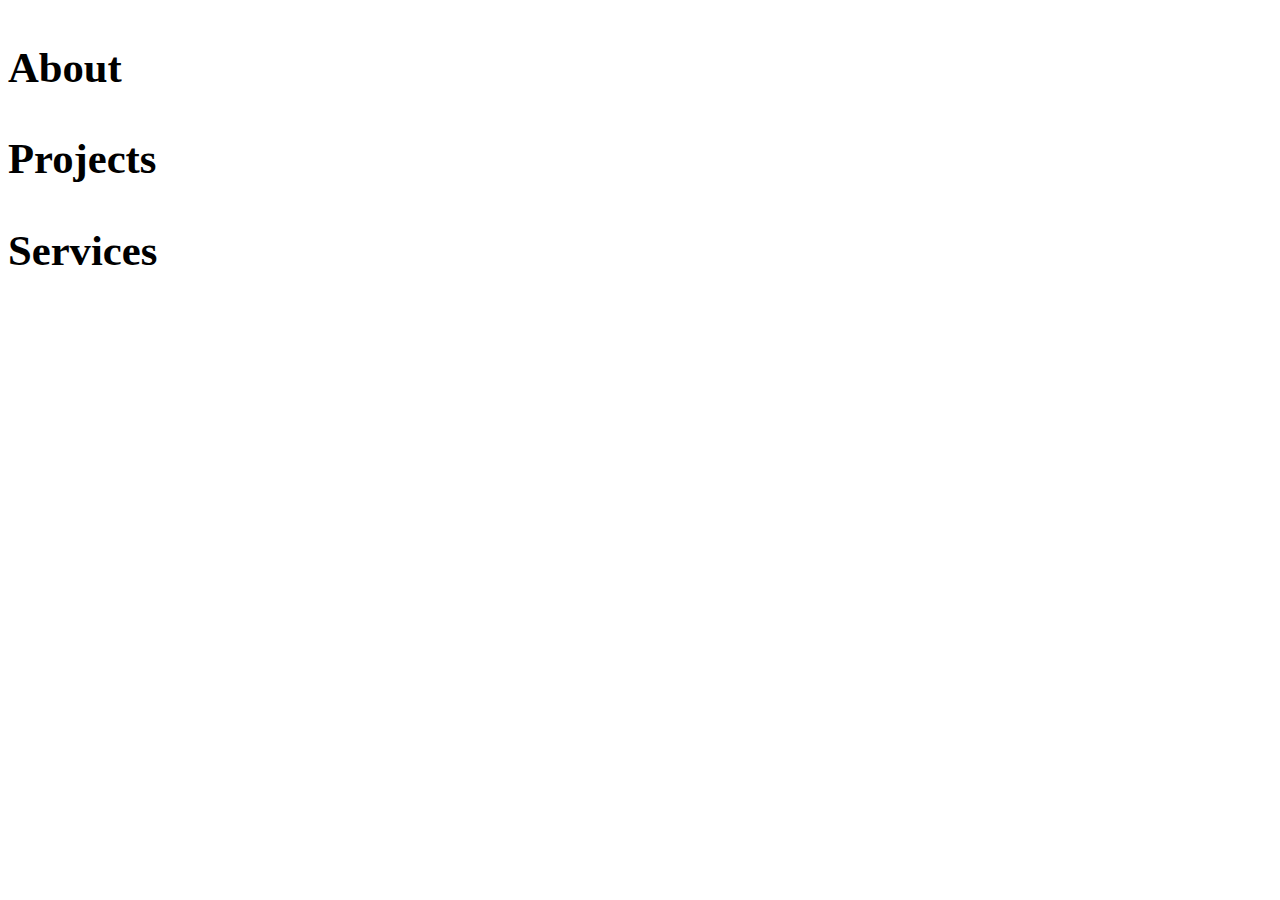
<file: page2.html>
<!DOCTYPE html>
<style>
    p {
        font-size: 32pt;
    }
</style>
<head>
    <p id="about"><b>About</b></p>
    <p id="projects"><b>Projects</b></p>
    <p id="services"><b>Services</b></p>
</head>
</file>
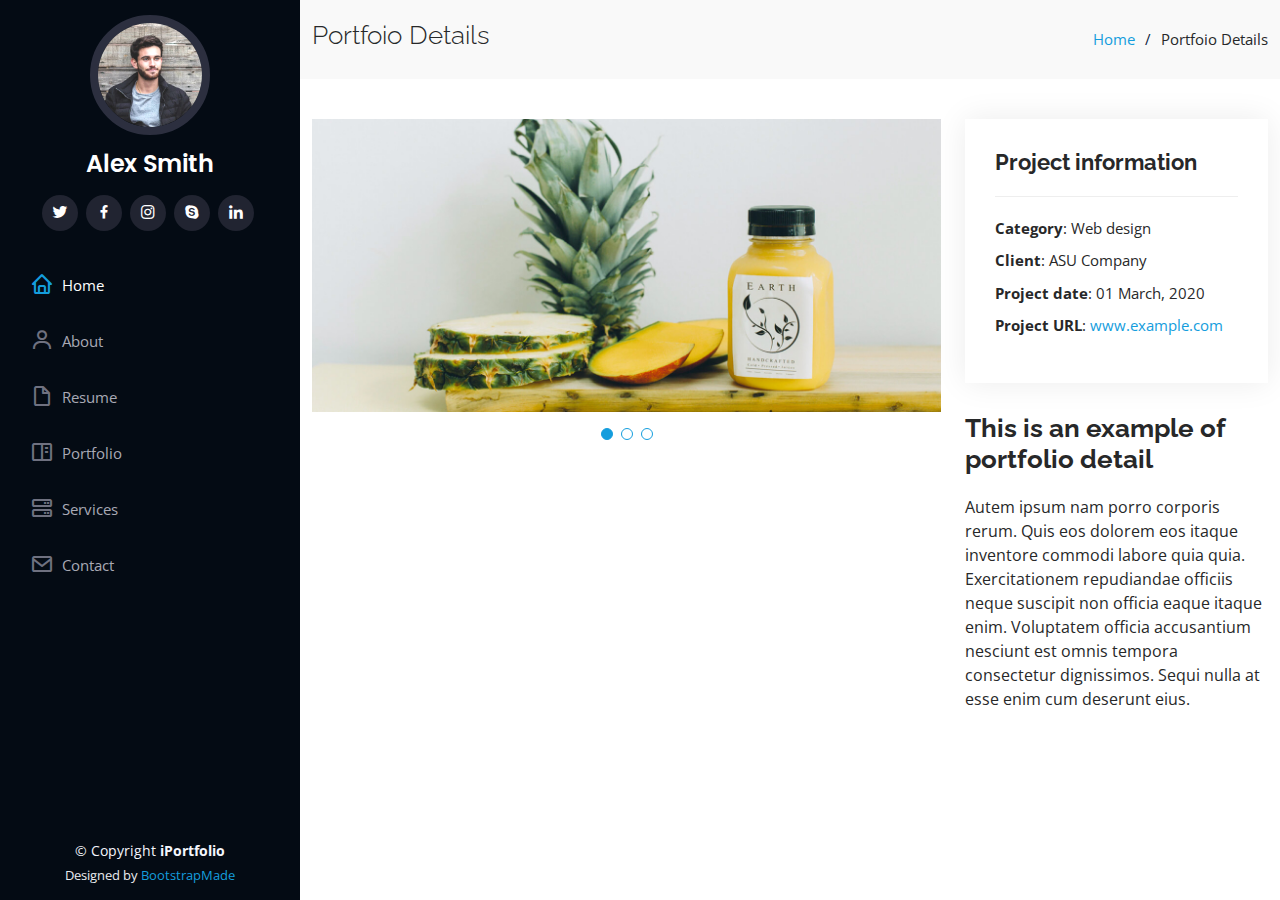
<file: portfolio-details.html>
<!DOCTYPE html>
<html lang="en">

<head>
  <meta charset="utf-8">
  <meta content="width=device-width, initial-scale=1.0" name="viewport">

  <title>Portfolio Details - iPortfolio Bootstrap Template</title>
  <meta content="" name="description">
  <meta content="" name="keywords">

  <!-- Favicons -->
  <link href="assets/img/favicon.png" rel="icon">
  <link href="assets/img/apple-touch-icon.png" rel="apple-touch-icon">

  <!-- Google Fonts -->
  <link href="https://fonts.googleapis.com/css?family=Open+Sans:300,300i,400,400i,600,600i,700,700i|Raleway:300,300i,400,400i,500,500i,600,600i,700,700i|Poppins:300,300i,400,400i,500,500i,600,600i,700,700i" rel="stylesheet">

  <!-- Vendor CSS Files -->
  <link href="assets/vendor/aos/aos.css" rel="stylesheet">
  <link href="assets/vendor/bootstrap/css/bootstrap.min.css" rel="stylesheet">
  <link href="assets/vendor/bootstrap-icons/bootstrap-icons.css" rel="stylesheet">
  <link href="assets/vendor/boxicons/css/boxicons.min.css" rel="stylesheet">
  <link href="assets/vendor/glightbox/css/glightbox.min.css" rel="stylesheet">
  <link href="assets/vendor/swiper/swiper-bundle.min.css" rel="stylesheet">

  <!-- Template Main CSS File -->
  <link href="assets/css/style.css" rel="stylesheet">

  <!-- =======================================================
  * Template Name: iPortfolio - v3.9.0
  * Template URL: https://bootstrapmade.com/iportfolio-bootstrap-portfolio-websites-template/
  * Author: BootstrapMade.com
  * License: https://bootstrapmade.com/license/
  ======================================================== -->
</head>

<body>

  <!-- ======= Mobile nav toggle button ======= -->
  <i class="bi bi-list mobile-nav-toggle d-xl-none"></i>

  <!-- ======= Header ======= -->
  <header id="header">
    <div class="d-flex flex-column">

      <div class="profile">
        <img src="assets/img/profile-img.jpg" alt="" class="img-fluid rounded-circle">
        <h1 class="text-light"><a href="index.html">Alex Smith</a></h1>
        <div class="social-links mt-3 text-center">
          <a href="#" class="twitter"><i class="bx bxl-twitter"></i></a>
          <a href="#" class="facebook"><i class="bx bxl-facebook"></i></a>
          <a href="#" class="instagram"><i class="bx bxl-instagram"></i></a>
          <a href="#" class="google-plus"><i class="bx bxl-skype"></i></a>
          <a href="#" class="linkedin"><i class="bx bxl-linkedin"></i></a>
        </div>
      </div>

      <nav id="navbar" class="nav-menu navbar">
        <ul>
          <li><a href="#hero" class="nav-link scrollto active"><i class="bx bx-home"></i> <span>Home</span></a></li>
          <li><a href="#about" class="nav-link scrollto"><i class="bx bx-user"></i> <span>About</span></a></li>
          <li><a href="#resume" class="nav-link scrollto"><i class="bx bx-file-blank"></i> <span>Resume</span></a></li>
          <li><a href="#portfolio" class="nav-link scrollto"><i class="bx bx-book-content"></i> <span>Portfolio</span></a></li>
          <li><a href="#services" class="nav-link scrollto"><i class="bx bx-server"></i> <span>Services</span></a></li>
          <li><a href="#contact" class="nav-link scrollto"><i class="bx bx-envelope"></i> <span>Contact</span></a></li>
        </ul>
      </nav><!-- .nav-menu -->
    </div>
  </header><!-- End Header -->

  <main id="main">

    <!-- ======= Breadcrumbs ======= -->
    <section id="breadcrumbs" class="breadcrumbs">
      <div class="container">

        <div class="d-flex justify-content-between align-items-center">
          <h2>Portfoio Details</h2>
          <ol>
            <li><a href="index.html">Home</a></li>
            <li>Portfoio Details</li>
          </ol>
        </div>

      </div>
    </section><!-- End Breadcrumbs -->

    <!-- ======= Portfolio Details Section ======= -->
    <section id="portfolio-details" class="portfolio-details">
      <div class="container">

        <div class="row gy-4">

          <div class="col-lg-8">
            <div class="portfolio-details-slider swiper">
              <div class="swiper-wrapper align-items-center">

                <div class="swiper-slide">
                  <img src="assets/img/portfolio/portfolio-details-1.jpg" alt="">
                </div>

                <div class="swiper-slide">
                  <img src="assets/img/portfolio/portfolio-details-2.jpg" alt="">
                </div>

                <div class="swiper-slide">
                  <img src="assets/img/portfolio/portfolio-details-3.jpg" alt="">
                </div>

              </div>
              <div class="swiper-pagination"></div>
            </div>
          </div>

          <div class="col-lg-4">
            <div class="portfolio-info">
              <h3>Project information</h3>
              <ul>
                <li><strong>Category</strong>: Web design</li>
                <li><strong>Client</strong>: ASU Company</li>
                <li><strong>Project date</strong>: 01 March, 2020</li>
                <li><strong>Project URL</strong>: <a href="#">www.example.com</a></li>
              </ul>
            </div>
            <div class="portfolio-description">
              <h2>This is an example of portfolio detail</h2>
              <p>
                Autem ipsum nam porro corporis rerum. Quis eos dolorem eos itaque inventore commodi labore quia quia. Exercitationem repudiandae officiis neque suscipit non officia eaque itaque enim. Voluptatem officia accusantium nesciunt est omnis tempora consectetur dignissimos. Sequi nulla at esse enim cum deserunt eius.
              </p>
            </div>
          </div>

        </div>

      </div>
    </section><!-- End Portfolio Details Section -->

  </main><!-- End #main -->

  <!-- ======= Footer ======= -->
  <footer id="footer">
    <div class="container">
      <div class="copyright">
        &copy; Copyright <strong><span>iPortfolio</span></strong>
      </div>
      <div class="credits">
        <!-- All the links in the footer should remain intact. -->
        <!-- You can delete the links only if you purchased the pro version. -->
        <!-- Licensing information: https://bootstrapmade.com/license/ -->
        <!-- Purchase the pro version with working PHP/AJAX contact form: https://bootstrapmade.com/iportfolio-bootstrap-portfolio-websites-template/ -->
        Designed by <a href="https://bootstrapmade.com/">BootstrapMade</a>
      </div>
    </div>
  </footer><!-- End  Footer -->

  <a href="#" class="back-to-top d-flex align-items-center justify-content-center"><i class="bi bi-arrow-up-short"></i></a>

  <!-- Vendor JS Files -->
  <script src="assets/vendor/purecounter/purecounter_vanilla.js"></script>
  <script src="assets/vendor/aos/aos.js"></script>
  <script src="assets/vendor/bootstrap/js/bootstrap.bundle.min.js"></script>
  <script src="assets/vendor/glightbox/js/glightbox.min.js"></script>
  <script src="assets/vendor/isotope-layout/isotope.pkgd.min.js"></script>
  <script src="assets/vendor/swiper/swiper-bundle.min.js"></script>
  <script src="assets/vendor/typed.js/typed.min.js"></script>
  <script src="assets/vendor/waypoints/noframework.waypoints.js"></script>
  <script src="assets/vendor/php-email-form/validate.js"></script>

  <!-- Template Main JS File -->
  <script src="assets/js/main.js"></script>

</body>

</html>
</file>
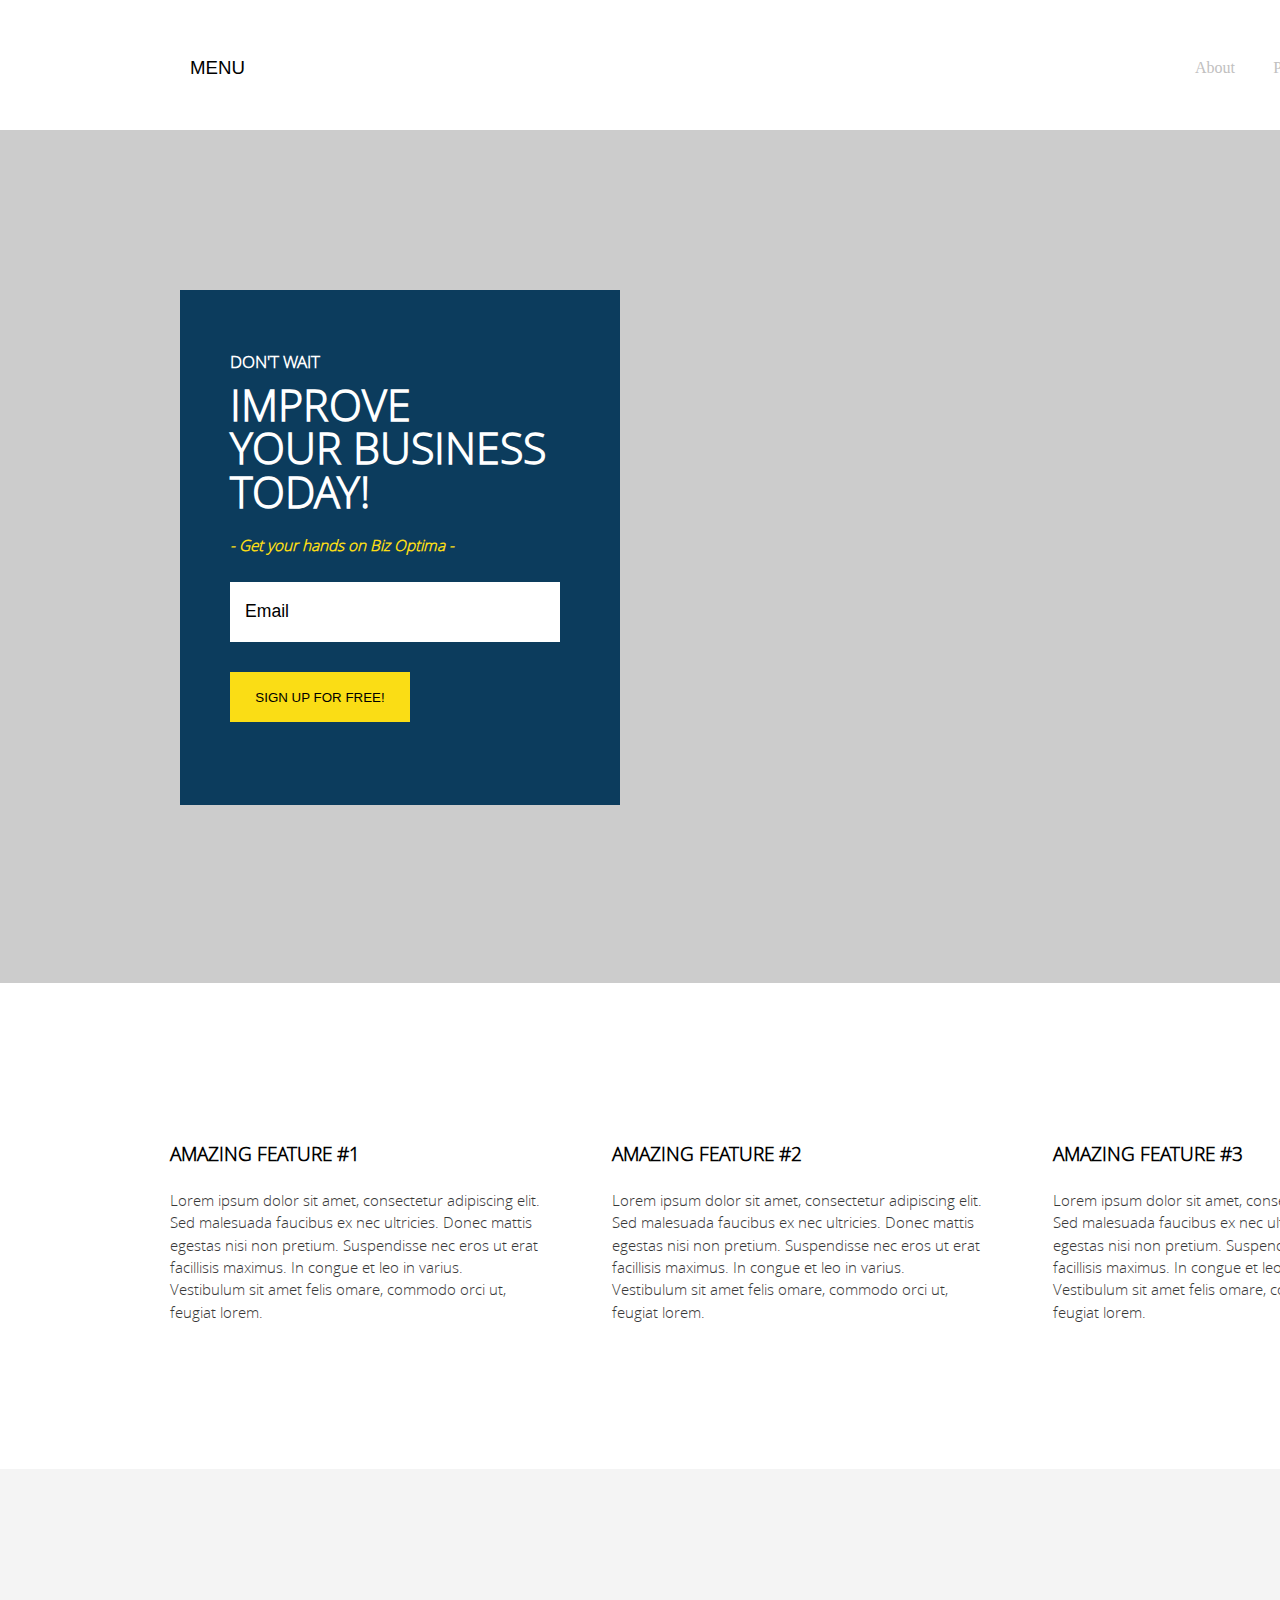
<file: webpage_imitation_exercise.html>
<!DOCTYPE html>
<html>
  <head>
    <link rel="stylesheet" href="stylesheet.css">
    <link rel="stylesheet" href="style.css">
  </head>
  <header>
    <nav role="navigation" aria-label="main menu">
      <div class="navbar">
        <ul class="nav-left">
          <li><span id="menu">MENU</span></li>
        </ul>
        <ul class="nav-right">
          <li><a href="page2.html" target="_blank">About</a></li>
          <li><a href="page2.html" target="_blank">Projects</a></li>
          <li><a href="page2.html" target="_blank">Services</a></li>
        </ul>
      </div>
    </nav>
  </header>
  <body>
    <div class="bg-img">
      <div class="empty"></div>
      <div class="box">
        <h1><span class="subtitle">DON'T WAIT</span><br> IMPROVE <br> YOUR BUSINESS TODAY!<br><span class="subtitle2">- Get your hands on Biz Optima -</span></h1>
        <input type="text" placeholder="Email">
        <button>SIGN UP FOR FREE!</button>
      </div>
    </div>
    <div class="blank"></div>
    <div>
    <dl class="features-container">
      <div class="features">
        <p><span>AMAZING FEATURE #1</span><br><br>Lorem ipsum dolor sit amet, consectetur adipiscing elit.  Sed malesuada faucibus ex  nec ultricies. Donec mattis egestas nisi non pretium. Suspendisse nec eros ut erat facillisis maximus. In congue et leo in varius. <br> Vestibulum sit amet felis omare, commodo orci ut, <br> feugiat lorem.</p>
      </div>
      <div class="features">
        <p><span>AMAZING FEATURE #2</span><br><br>Lorem ipsum dolor sit amet, consectetur adipiscing elit.  Sed malesuada faucibus ex  nec ultricies. Donec mattis egestas nisi non pretium. Suspendisse nec eros ut erat facillisis maximus. In congue et leo in varius. <br> Vestibulum sit amet felis omare, commodo orci ut, <br> feugiat lorem.</p>
      </div>
      <div class="features">
        <p><span>AMAZING FEATURE #3</span><br><br>Lorem ipsum dolor sit amet, consectetur adipiscing elit.  Sed malesuada faucibus ex  nec ultricies. Donec mattis egestas nisi non pretium. Suspendisse nec eros ut erat facillisis maximus. In congue et leo in varius. <br> Vestibulum sit amet felis omare, commodo orci ut, <br> feugiat lorem.</p>
      </div>
      </div>
  <div class="blank2"></div>
  </body>
    <footer>
      <div class="footer"></div>
    </footer>
</html>
</file>
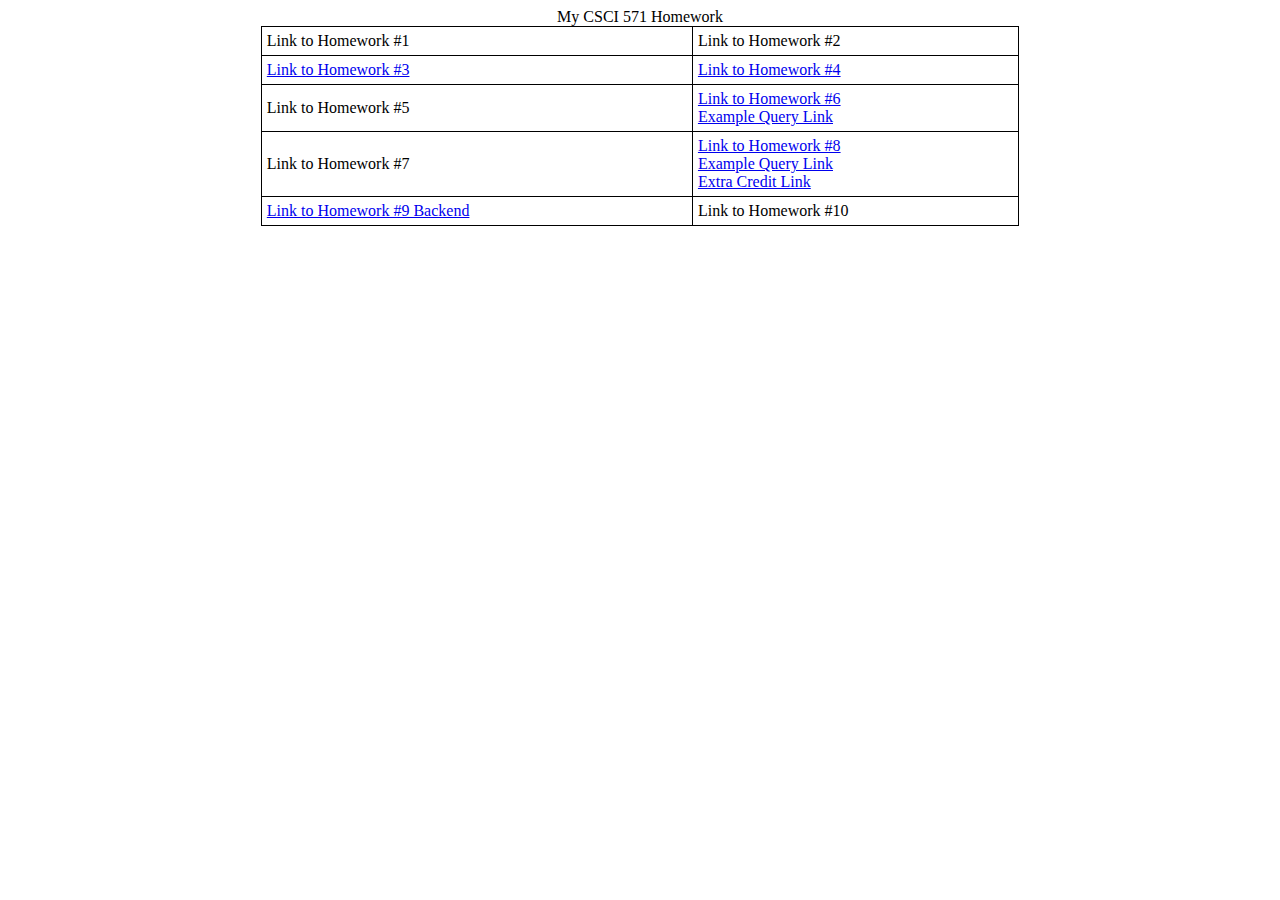
<file: z6l12ym.html>
<!DOCTYPE html>
<html>
<head>
<style>
table, th, td {
  border: 1px solid black;
  border-collapse: collapse;
}
th, td {
  padding: 5px;
}
</style>
</head>
<body>
    <table style="width:60%" align = "center">
        <caption>My CSCI 571 Homework</caption>
        <tr>
            <td>Link to Homework #1 </td>
            <td>Link to Homework #2</td>
        </tr>
        <tr>
            <td><a href= "webpage_imitation_exercise.html">Link to Homework #3</a></td>
            <td><a href= "ScrambleThisName.html">Link to Homework #4</a></td>
        </tr>
        <tr>
            <td>Link to Homework #5</td>
            <td>
              <a href= "https://csci571-hw6-351700.wl.r.appspot.com/">Link to Homework #6</a>
              <br>
              <a href="https://csci571-hw6-351700.wl.r.appspot.com/process?name=picasso">Example Query Link</a>
            </td>
        </tr>
        <tr>
            <td>Link to Homework #7</td>
            <td>
              <a href= "https://csci571-hw8-353523.wl.r.appspot.com/">Link to Homework #8</a>
              <br>
              <a href="https://csci571-hw8-353523.wl.r.appspot.com/search?name=picasso">Example Query Link</a>
              <br>
              <a href="https://csci571-hw6-351700.wl.r.appspot.com/">Extra Credit Link</a>
            </td>
        </tr>
        <tr>
            <td>
              <a href="https://csci571-hw8-353523.wl.r.appspot.com/">Link to Homework #9 Backend</a>
          </td>
            <td>Link to Homework #10</td>
        </tr>
    </table>
</body>
</html>
</file>
<file: stylesheet.css>
/*! Generated by Font Squirrel (https://www.fontsquirrel.com) on May 25, 2022 */



@font-face {
    font-family: 'open_sanslight';
    src: url('open-sans.light-webfont.woff2') format('woff2'),
         url('open-sans.light-webfont.woff') format('woff');
    font-weight: normal;
    font-style: normal;

}
</file>
<file: style.css>
header {
  width: 1600px;
}

body {
  width: 1600px;
  margin: 0;
  padding: 0;
  font-family: "open_sanslight";
  line-height: 270%;
}

.navbar {
  display: flex;
  height: 130px;
}

.navbar .nav-left {
  padding-left: 190px;
  padding-top: 30px;
}

.navbar .nav-right {
  padding-left: 930px;
  padding-top: 30px;
}

.navbar li {
  display: inline-block;
}

.nav-left a {
  text-decoration: none;
  text-align: center;
  font-family: Tahoma;
  display: block;
  width: 80px;
  color: black;
}

.nav-right a {
  text-decoration: none;
  text-align: center;
  font-family: Tahoma;
  display: block;
  width: 80px;
  color: #c1c0c0;
}


.navbar a:hover {
  text-decoration: None;
  color: black;
}

#menu {
  font-size: 14pt;
  font-family: sans-serif;
}

.bg-img {
  width: 1600px;
  height: 853px;
  background: linear-gradient( rgba(0, 0, 0, 0.2), rgba(0, 0, 0, 0.2) ), url("https://csci571.com/hw/hw3/images/lawyer.jpg");
  background-repeat: no-repeat;
}
  .empty {
    height: 160px;
  }

  .box {
    width: 340px;
    height: 445px;
    margin-left: 180px;
    padding: 35px 50px;
    background-color: #0c3c5d;
  }

  .title-container {
    margin-top: 10px;
    padding-top: 10px;
  }

h1 {
  font-size: 2.7em;
  color: white;
  font-family: "open_sanslight";
  font-weight: bold;
  margin-top: 5px;
  margin-bottom: 15px;
}

h3 {
  color: white;
}

h4 {
  font-size: 14pt;
  padding-bottom: 0;
}


.subtitle {
  font-size: 13pt;
}

.subtitle2{
  font-size: 11.5pt;
  color: #fadd15;
  font-style: italic;
}


p {
  color: #383838;
  font-size: 11.2pt;
  line-height: 150%;
}

input {
  height: 30px;
  width: 300px;
  margin-top: 0;
  padding: 15px;
  border: none;
}

button {
  height: 50px;
  width: 180px;
  background-color: #fadd15;
  border: none;
  margin-top: 30px;
  padding: 15px 15px;
  font-size: 10pt;
  font-family: sans-serif;
  opacity: 1;
}

#showmenu {
  font-weight : bold ;
}

::placeholder {
  color: black;
  font-size: 1.1rem;
  opacity: 2;
}

.features-container {
  margin-top: 0;
  margin-left: 170px;
  margin-right: 170px;
  display: flex;
  grid-template-columns: 1fr 1fr 1fr;
}

.features {
  width: 450px;
}

.features p span{
  padding-top: 0;
  font-size: 14pt;
  color: black;
  font-weight: bold;
}

.features + .features {
  margin-left: 65px;
}

.blank {
  height: 145px;
  width: 1600px;
}

.blank2 {
  height: 115px;
  width: 1600px;
}


.footer {
  height: 160px;
  background-color: #f4f4f4;
}
</file>
<file: assets/css/style.css>
/**
* Template Name: iPortfolio - v3.9.0
* Template URL: https://bootstrapmade.com/iportfolio-bootstrap-portfolio-websites-template/
* Author: BootstrapMade.com
* License: https://bootstrapmade.com/license/
*/

/*--------------------------------------------------------------
# General
--------------------------------------------------------------*/
body {
  font-family: "Open Sans", sans-serif;
  color: #272829;
}

a {
  color: #149ddd;
  text-decoration: none;
}

a:hover {
  color: #37b3ed;
  text-decoration: none;
}

h1,
h2,
h3,
h4,
h5,
h6 {
  font-family: "Raleway", sans-serif;
}

/*--------------------------------------------------------------
# Back to top button
--------------------------------------------------------------*/
.back-to-top {
  position: fixed;
  visibility: hidden;
  opacity: 0;
  right: 15px;
  bottom: 15px;
  z-index: 996;
  background: #149ddd;
  width: 40px;
  height: 40px;
  border-radius: 50px;
  transition: all 0.4s;
}

.back-to-top i {
  font-size: 28px;
  color: #fff;
  line-height: 0;
}

.back-to-top:hover {
  background: #2eafec;
  color: #fff;
}

.back-to-top.active {
  visibility: visible;
  opacity: 1;
}

/*--------------------------------------------------------------
# Header
--------------------------------------------------------------*/
#header {
  position: fixed;
  top: 0;
  left: 0;
  bottom: 0;
  width: 300px;
  transition: all ease-in-out 0.5s;
  z-index: 9997;
  transition: all 0.5s;
  padding: 0 15px;
  background: #040b14;
  overflow-y: auto;
}

#header .profile img {
  margin: 15px auto;
  display: block;
  width: 120px;
  border: 8px solid #2c2f3f;
}

#header .profile h1 {
  font-size: 24px;
  margin: 0;
  padding: 0;
  font-weight: 600;
  -moz-text-align-last: center;
  text-align-last: center;
  font-family: "Poppins", sans-serif;
}

#header .profile h1 a,
#header .profile h1 a:hover {
  color: #fff;
  text-decoration: none;
}

#header .profile .social-links a {
  font-size: 18px;
  display: inline-block;
  background: #212431;
  color: #fff;
  line-height: 1;
  padding: 8px 0;
  margin-right: 4px;
  border-radius: 50%;
  text-align: center;
  width: 36px;
  height: 36px;
  transition: 0.3s;
}

#header .profile .social-links a:hover {
  background: #149ddd;
  color: #fff;
  text-decoration: none;
}

#main {
  margin-left: 300px;
}

@media (max-width: 1199px) {
  #header {
    left: -300px;
  }

  #main {
    margin-left: 0;
  }
}

/*--------------------------------------------------------------
# Navigation Menu
--------------------------------------------------------------*/
/* Desktop Navigation */
.nav-menu {
  padding: 30px 0 0 0;
}

.nav-menu * {
  margin: 0;
  padding: 0;
  list-style: none;
}

.nav-menu>ul>li {
  position: relative;
  white-space: nowrap;
}

.nav-menu a,
.nav-menu a:focus {
  display: flex;
  align-items: center;
  color: #a8a9b4;
  padding: 12px 15px;
  margin-bottom: 8px;
  transition: 0.3s;
  font-size: 15px;
}

.nav-menu a i,
.nav-menu a:focus i {
  font-size: 24px;
  padding-right: 8px;
  color: #6f7180;
}

.nav-menu a:hover,
.nav-menu .active,
.nav-menu .active:focus,
.nav-menu li:hover>a {
  text-decoration: none;
  color: #fff;
}

.nav-menu a:hover i,
.nav-menu .active i,
.nav-menu .active:focus i,
.nav-menu li:hover>a i {
  color: #149ddd;
}

/* Mobile Navigation */
.mobile-nav-toggle {
  position: fixed;
  right: 15px;
  top: 15px;
  z-index: 9998;
  border: 0;
  font-size: 24px;
  transition: all 0.4s;
  outline: none !important;
  background-color: #149ddd;
  color: #fff;
  width: 40px;
  height: 40px;
  display: inline-flex;
  align-items: center;
  justify-content: center;
  line-height: 0;
  border-radius: 50px;
  cursor: pointer;
}

.mobile-nav-active {
  overflow: hidden;
}

.mobile-nav-active #header {
  left: 0;
}

/*--------------------------------------------------------------
# Hero Section
--------------------------------------------------------------*/
#hero {
  width: 100%;
  height: 100vh;
  background: url("../img/bg_cut_thin.jpeg") top center;
  background-size: cover;
}

#hero:before {
  content: "";
  background: rgba(5, 13, 24, 0.3);
  position: absolute;
  bottom: 0;
  top: 0;
  left: 0;
  right: 0;
  z-index: 1;
}

#hero .hero-container {
  position: relative;
  z-index: 2;
  min-width: 300px;
}

#hero h1 {
  margin: 0 0 10px 0;
  font-size: 64px;
  font-weight: 700;
  line-height: 56px;
  color: #fff;
}

#hero p {
  color: #fff;
  margin-bottom: 50px;
  font-size: 26px;
  font-family: "Poppins", sans-serif;
}

#hero p span {
  color: #fff;
  padding-bottom: 4px;
  letter-spacing: 1px;
  border-bottom: 3px solid #149ddd;
}

@media (min-width: 1024px) {
  #hero {
    background-attachment: fixed;
  }
}

@media (max-width: 768px) {
  #hero h1 {
    font-size: 28px;
    line-height: 36px;
  }

  #hero h2 {
    font-size: 18px;
    line-height: 24px;
    margin-bottom: 30px;
  }
}

/*--------------------------------------------------------------
# Sections General
--------------------------------------------------------------*/
section {
  padding: 60px 0;
  overflow: hidden;
}

.section-bg {
  background: #f5f8fd;
}

.section-title {
  padding-bottom: 30px;
}

.section-title h2 {
  font-size: 32px;
  font-weight: bold;
  margin-bottom: 20px;
  padding-bottom: 20px;
  position: relative;
  color: #173b6c;
}

.section-title h2::after {
  content: "";
  position: absolute;
  display: block;
  width: 50px;
  height: 3px;
  background: #149ddd;
  bottom: 0;
  left: 0;
}

.section-title p {
  margin-bottom: 0;
}

/*--------------------------------------------------------------
# About
--------------------------------------------------------------*/
.about .content h3 {
  font-weight: 700;
  font-size: 26px;
  color: #173b6c;
}

.about .content ul {
  list-style: none;
  padding: 0;
}

.about .content ul li {
  margin-bottom: 20px;
  display: flex;
  align-items: center;
}

.about .content ul strong {
  margin-right: 10px;
}

.about .content ul i {
  font-size: 16px;
  margin-right: 5px;
  color: #149ddd;
  line-height: 0;
}

.about .content p:last-child {
  margin-bottom: 0;
}

/*--------------------------------------------------------------
# Facts
--------------------------------------------------------------*/
.facts {
  padding-bottom: 30px;
}

.facts .count-box {
  padding: 30px;
  width: 100%;
}

.facts .count-box i {
  display: block;
  font-size: 44px;
  color: #149ddd;
  float: left;
  line-height: 0;
}

.facts .count-box span {
  font-size: 48px;
  line-height: 40px;
  display: block;
  font-weight: 700;
  color: #050d18;
  margin-left: 60px;
}

.facts .count-box p {
  padding: 15px 0 0 0;
  margin: 0 0 0 60px;
  font-family: "Raleway", sans-serif;
  font-size: 14px;
  color: #122f57;
}

.facts .count-box a {
  font-weight: 600;
  display: block;
  margin-top: 20px;
  color: #122f57;
  font-size: 15px;
  font-family: "Poppins", sans-serif;
  transition: ease-in-out 0.3s;
}

.facts .count-box a:hover {
  color: #1f5297;
}

/*--------------------------------------------------------------
# Akills
--------------------------------------------------------------*/
.skills .progress {
  height: 60px;
  display: block;
  background: none;
  border-radius: 0;
}

.skills .progress .skill {
  padding: 0;
  margin: 0 0 6px 0;
  text-transform: uppercase;
  display: block;
  font-weight: 600;
  font-family: "Poppins", sans-serif;
  color: #050d18;
}

.skills .progress .skill .val {
  float: right;
  font-style: normal;
}

.skills .progress-bar-wrap {
  background: #dce8f8;
  height: 10px;
}

.skills .progress-bar {
  width: 1px;
  height: 10px;
  transition: 0.9s;
  background-color: #149ddd;
}

/*--------------------------------------------------------------
# Resume
--------------------------------------------------------------*/
.resume .resume-title {
  font-size: 26px;
  font-weight: 700;
  margin-top: 20px;
  margin-bottom: 20px;
  color: #050d18;
}

.resume .resume-item {
  padding: 0 0 20px 20px;
  margin-top: -2px;
  border-left: 2px solid #1f5297;
  position: relative;
}

.resume .resume-item h4 {
  line-height: 18px;
  font-size: 18px;
  font-weight: 600;
  text-transform: uppercase;
  font-family: "Poppins", sans-serif;
  color: #050d18;
  margin-bottom: 10px;
}

.resume .resume-item h5 {
  font-size: 16px;
  background: #e4edf9;
  padding: 5px 15px;
  display: inline-block;
  font-weight: 600;
  margin-bottom: 10px;
}

.resume .resume-item ul {
  padding-left: 20px;
}

.resume .resume-item ul li {
  padding-bottom: 10px;
}

.resume .resume-item:last-child {
  padding-bottom: 0;
}

.resume .resume-item::before {
  content: "";
  position: absolute;
  width: 16px;
  height: 16px;
  border-radius: 50px;
  left: -9px;
  top: 0;
  background: #fff;
  border: 2px solid #1f5297;
}

/*--------------------------------------------------------------
# Portfolio
--------------------------------------------------------------*/
.portfolio .portfolio-item {
  margin-bottom: 30px;
}

.portfolio #portfolio-flters {
  padding: 0;
  margin: 0 auto 35px auto;
  list-style: none;
  text-align: center;
  background: #fff;
  border-radius: 50px;
  padding: 2px 15px;
}

.portfolio #portfolio-flters li {
  cursor: pointer;
  display: inline-block;
  padding: 10px 15px 8px 15px;
  font-size: 14px;
  font-weight: 600;
  line-height: 1;
  text-transform: uppercase;
  color: #272829;
  margin-bottom: 5px;
  transition: all 0.3s ease-in-out;
}

.portfolio #portfolio-flters li:hover,
.portfolio #portfolio-flters li.filter-active {
  color: #149ddd;
}

.portfolio #portfolio-flters li:last-child {
  margin-right: 0;
}

.portfolio .portfolio-wrap {
  transition: 0.3s;
  position: relative;
  overflow: hidden;
  z-index: 1;
}

.portfolio .portfolio-wrap::before {
  content: "";
  background: rgba(255, 255, 255, 0.5);
  position: absolute;
  left: 0;
  right: 0;
  top: 0;
  bottom: 0;
  transition: all ease-in-out 0.3s;
  z-index: 2;
  opacity: 0;
}

.portfolio .portfolio-wrap .portfolio-links {
  opacity: 1;
  left: 0;
  right: 0;
  bottom: -60px;
  z-index: 3;
  position: absolute;
  transition: all ease-in-out 0.3s;
  display: flex;
  justify-content: center;
}

.portfolio .portfolio-wrap .portfolio-links a {
  color: #fff;
  font-size: 28px;
  text-align: center;
  background: rgba(20, 157, 221, 0.75);
  transition: 0.3s;
  width: 50%;
}

.portfolio .portfolio-wrap .portfolio-links a:hover {
  background: rgba(20, 157, 221, 0.95);
}

.portfolio .portfolio-wrap .portfolio-links a+a {
  border-left: 1px solid #37b3ed;
}

.portfolio .portfolio-wrap:hover::before {
  top: 0;
  left: 0;
  right: 0;
  bottom: 0;
  opacity: 1;
}

.portfolio .portfolio-wrap:hover .portfolio-links {
  opacity: 1;
  bottom: 0;
}

/*--------------------------------------------------------------
# Portfolio Details
--------------------------------------------------------------*/
.portfolio-details {
  padding-top: 40px;
}

.portfolio-details .portfolio-details-slider img {
  width: 100%;
}

.portfolio-details .portfolio-details-slider .swiper-pagination {
  margin-top: 20px;
  position: relative;
}

.portfolio-details .portfolio-details-slider .swiper-pagination .swiper-pagination-bullet {
  width: 12px;
  height: 12px;
  background-color: #fff;
  opacity: 1;
  border: 1px solid #149ddd;
}

.portfolio-details .portfolio-details-slider .swiper-pagination .swiper-pagination-bullet-active {
  background-color: #149ddd;
}

.portfolio-details .portfolio-info {
  padding: 30px;
  box-shadow: 0px 0 30px rgba(5, 13, 24, 0.08);
}

.portfolio-details .portfolio-info h3 {
  font-size: 22px;
  font-weight: 700;
  margin-bottom: 20px;
  padding-bottom: 20px;
  border-bottom: 1px solid #eee;
}

.portfolio-details .portfolio-info ul {
  list-style: none;
  padding: 0;
  font-size: 15px;
}

.portfolio-details .portfolio-info ul li+li {
  margin-top: 10px;
}

.portfolio-details .portfolio-description {
  padding-top: 30px;
}

.portfolio-details .portfolio-description h2 {
  font-size: 26px;
  font-weight: 700;
  margin-bottom: 20px;
}

.portfolio-details .portfolio-description p {
  padding: 0;
}

/*--------------------------------------------------------------
# Services
--------------------------------------------------------------*/
.services .icon-box {
  margin-bottom: 20px;
}

.services .icon {
  float: left;
  display: flex;
  align-items: center;
  justify-content: center;
  width: 54px;
  height: 54px;
  background: #149ddd;
  border-radius: 50%;
  transition: 0.5s;
  border: 1px solid #149ddd;
}

.services .icon i {
  color: #fff;
  font-size: 24px;
  line-height: 0;
}

.services .icon-box:hover .icon {
  background: #fff;
}

.services .icon-box:hover .icon i {
  color: #149ddd;
}

.services .title {
  margin-left: 80px;
  font-weight: 700;
  margin-bottom: 15px;
  font-size: 18px;
}

.services .title a {
  color: #343a40;
}

.services .title a:hover {
  color: #149ddd;
}

.services .description {
  margin-left: 80px;
  line-height: 24px;
  font-size: 14px;
}

/*--------------------------------------------------------------
# Testimonials
--------------------------------------------------------------*/
.testimonials .testimonials-carousel,
.testimonials .testimonials-slider {
  overflow: hidden;
}

.testimonials .testimonial-item {
  box-sizing: content-box;
  text-align: center;
  min-height: 320px;
}

.testimonials .testimonial-item .testimonial-img {
  width: 90px;
  border-radius: 50%;
  margin: 0 auto;
}

.testimonials .testimonial-item h3 {
  font-size: 18px;
  font-weight: bold;
  margin: 10px 0 5px 0;
  color: #111;
}

.testimonials .testimonial-item h4 {
  font-size: 14px;
  color: #999;
  margin: 0;
}

.testimonials .testimonial-item .quote-icon-left,
.testimonials .testimonial-item .quote-icon-right {
  color: #c3e8fa;
  font-size: 26px;
}

.testimonials .testimonial-item .quote-icon-left {
  display: inline-block;
  left: -5px;
  position: relative;
}

.testimonials .testimonial-item .quote-icon-right {
  display: inline-block;
  right: -5px;
  position: relative;
  top: 10px;
}

.testimonials .testimonial-item p {
  font-style: italic;
  margin: 0 15px 15px 15px;
  padding: 20px;
  background: #fff;
  position: relative;
  margin-bottom: 35px;
  border-radius: 6px;
  box-shadow: 0px 2px 15px rgba(0, 0, 0, 0.1);
}

.testimonials .testimonial-item p::after {
  content: "";
  width: 0;
  height: 0;
  border-top: 20px solid #fff;
  border-right: 20px solid transparent;
  border-left: 20px solid transparent;
  position: absolute;
  bottom: -20px;
  left: calc(50% - 20px);
}

.testimonials .swiper-pagination {
  margin-top: 20px;
  position: relative;
}

.testimonials .swiper-pagination .swiper-pagination-bullet {
  width: 12px;
  height: 12px;
  background-color: #fff;
  opacity: 1;
  border: 1px solid #149ddd;
}

.testimonials .swiper-pagination .swiper-pagination-bullet-active {
  background-color: #149ddd;
}

/*--------------------------------------------------------------
# Contact
--------------------------------------------------------------*/
.contact {
  padding-bottom: 130px;
}

.contact .info {
  padding: 30px;
  background: #fff;
  width: 100%;
  box-shadow: 0 0 24px 0 rgba(0, 0, 0, 0.12);
}

.contact .info i {
  font-size: 20px;
  color: #149ddd;
  float: left;
  width: 44px;
  height: 44px;
  background: #dff3fc;
  display: flex;
  justify-content: center;
  align-items: center;
  border-radius: 50px;
  transition: all 0.3s ease-in-out;
}

.contact .info h4 {
  padding: 0 0 0 60px;
  font-size: 22px;
  font-weight: 600;
  margin-bottom: 5px;
  color: #050d18;
}

.contact .info p {
  padding: 0 0 10px 60px;
  margin-bottom: 20px;
  font-size: 14px;
  color: #173b6c;
}

.contact .info .email p {
  padding-top: 5px;
}

.contact .info .social-links {
  padding-left: 60px;
}

.contact .info .social-links a {
  font-size: 18px;
  display: inline-block;
  background: #333;
  color: #fff;
  line-height: 1;
  padding: 8px 0;
  border-radius: 50%;
  text-align: center;
  width: 36px;
  height: 36px;
  transition: 0.3s;
  margin-right: 10px;
}

.contact .info .social-links a:hover {
  background: #149ddd;
  color: #fff;
}

.contact .info .email:hover i,
.contact .info .address:hover i,
.contact .info .phone:hover i {
  background: #149ddd;
  color: #fff;
}

.contact .php-email-form {
  width: 100%;
  padding: 30px;
  background: #fff;
  box-shadow: 0 0 24px 0 rgba(0, 0, 0, 0.12);
}

.contact .php-email-form .form-group {
  padding-bottom: 8px;
}

.contact .php-email-form .validate {
  display: none;
  color: red;
  margin: 0 0 15px 0;
  font-weight: 400;
  font-size: 13px;
}

.contact .php-email-form .error-message {
  display: none;
  color: #fff;
  background: #ed3c0d;
  text-align: left;
  padding: 15px;
  font-weight: 600;
}

.contact .php-email-form .error-message br+br {
  margin-top: 25px;
}

.contact .php-email-form .sent-message {
  display: none;
  color: #fff;
  background: #18d26e;
  text-align: center;
  padding: 15px;
  font-weight: 600;
}

.contact .php-email-form .loading {
  display: none;
  background: #fff;
  text-align: center;
  padding: 15px;
}

.contact .php-email-form .loading:before {
  content: "";
  display: inline-block;
  border-radius: 50%;
  width: 24px;
  height: 24px;
  margin: 0 10px -6px 0;
  border: 3px solid #18d26e;
  border-top-color: #eee;
  -webkit-animation: animate-loading 1s linear infinite;
  animation: animate-loading 1s linear infinite;
}

.contact .php-email-form .form-group {
  margin-bottom: 15px;
}

.contact .php-email-form label {
  padding-bottom: 8px;
}

.contact .php-email-form input,
.contact .php-email-form textarea {
  border-radius: 0;
  box-shadow: none;
  font-size: 14px;
}

.contact .php-email-form input {
  height: 44px;
}

.contact .php-email-form textarea {
  padding: 10px 15px;
}

.contact .php-email-form button[type=submit] {
  background: #149ddd;
  border: 0;
  padding: 10px 24px;
  color: #fff;
  transition: 0.4s;
  border-radius: 4px;
}

.contact .php-email-form button[type=submit]:hover {
  background: #37b3ed;
}

@-webkit-keyframes animate-loading {
  0% {
    transform: rotate(0deg);
  }

  100% {
    transform: rotate(360deg);
  }
}

@keyframes animate-loading {
  0% {
    transform: rotate(0deg);
  }

  100% {
    transform: rotate(360deg);
  }
}

/*--------------------------------------------------------------
# Breadcrumbs
--------------------------------------------------------------*/
.breadcrumbs {
  padding: 20px 0;
  background: #f9f9f9;
}

.breadcrumbs h2 {
  font-size: 26px;
  font-weight: 300;
}

.breadcrumbs ol {
  display: flex;
  flex-wrap: wrap;
  list-style: none;
  padding: 0;
  margin: 0;
  font-size: 15px;
}

.breadcrumbs ol li+li {
  padding-left: 10px;
}

.breadcrumbs ol li+li::before {
  display: inline-block;
  padding-right: 10px;
  color: #0e2442;
  content: "/";
}

@media (max-width: 768px) {
  .breadcrumbs .d-flex {
    display: block !important;
  }

  .breadcrumbs ol {
    display: block;
  }

  .breadcrumbs ol li {
    display: inline-block;
  }
}

/*--------------------------------------------------------------
# Footer
--------------------------------------------------------------*/
#footer {
  padding: 15px;
  color: #f4f6fd;
  font-size: 14px;
  position: fixed;
  left: 0;
  bottom: 0;
  width: 300px;
  z-index: 9999;
  background: #040b14;
}

#footer .copyright {
  text-align: center;
}

#footer .credits {
  padding-top: 5px;
  text-align: center;
  font-size: 13px;
  color: #eaebf0;
}

@media (max-width: 1199px) {
  #footer {
    position: static;
    width: auto;
    padding-right: 20px 15px;
  }
}
</file>
